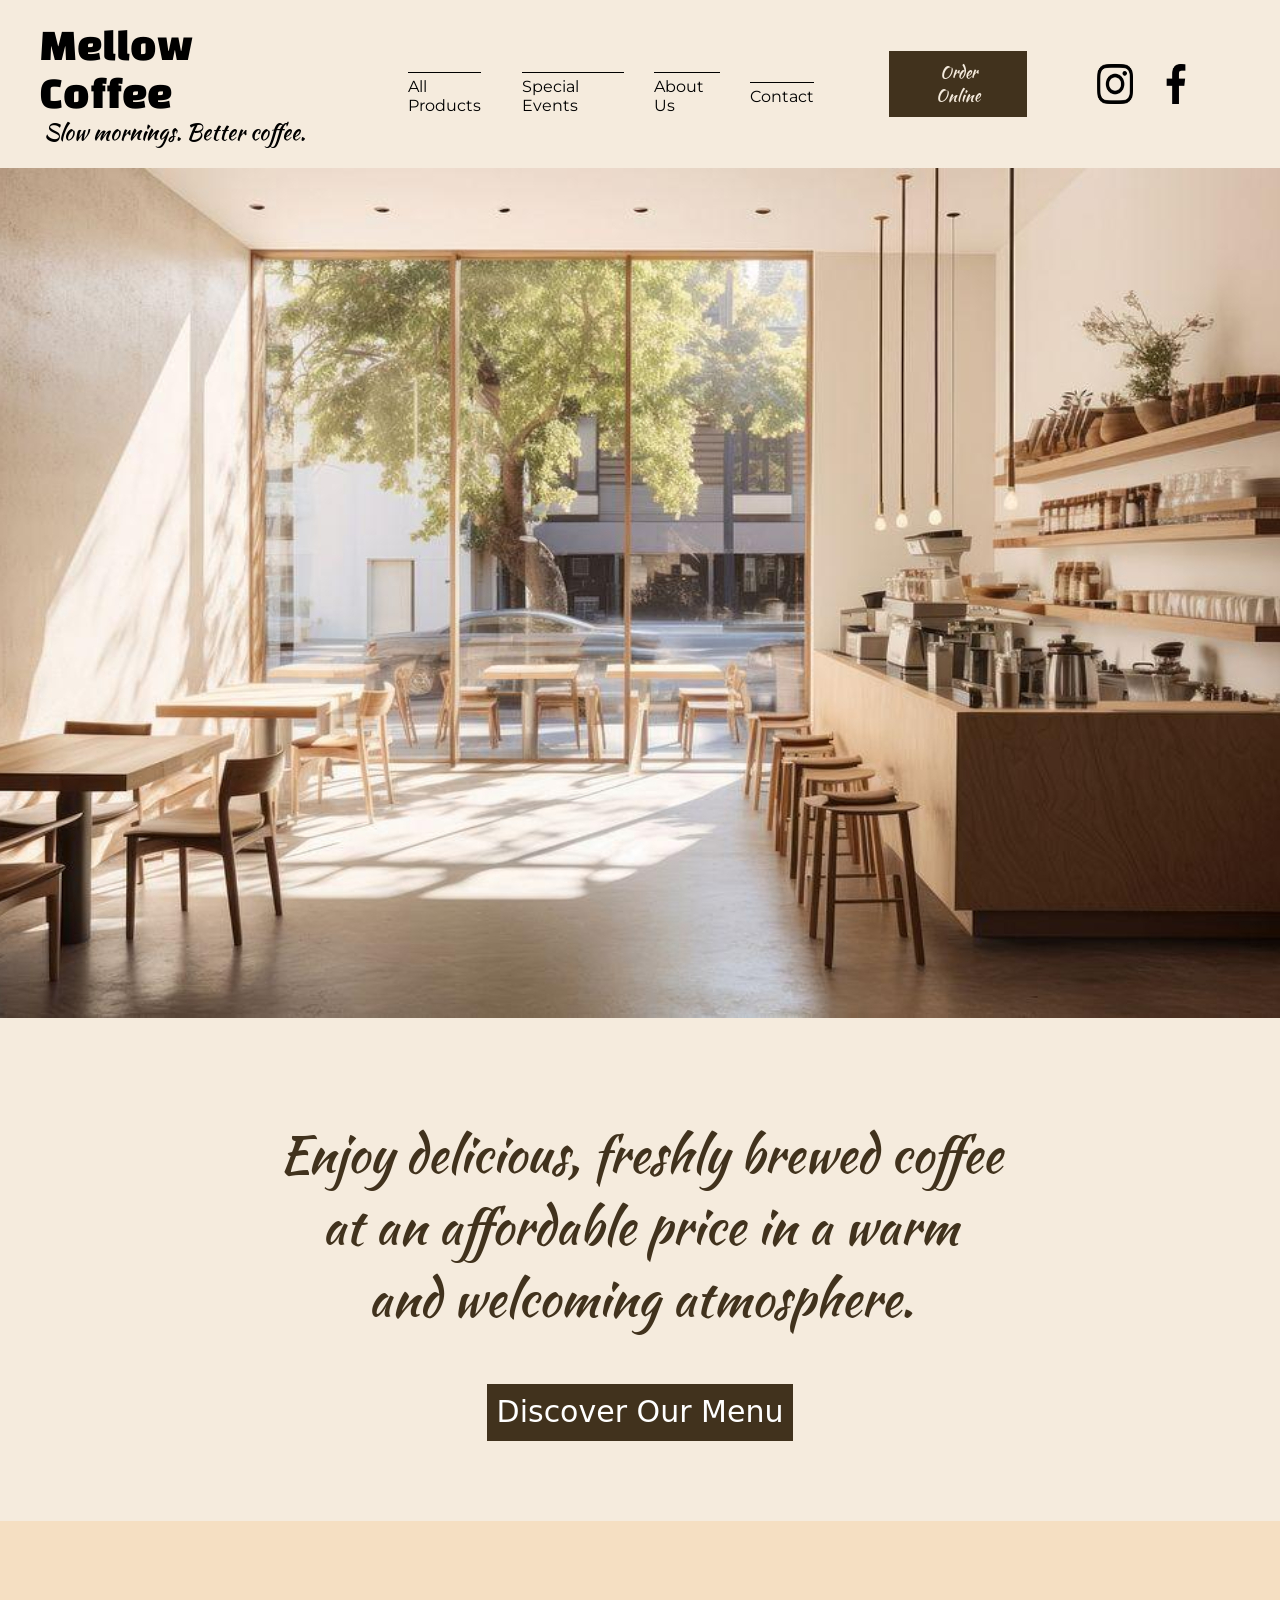
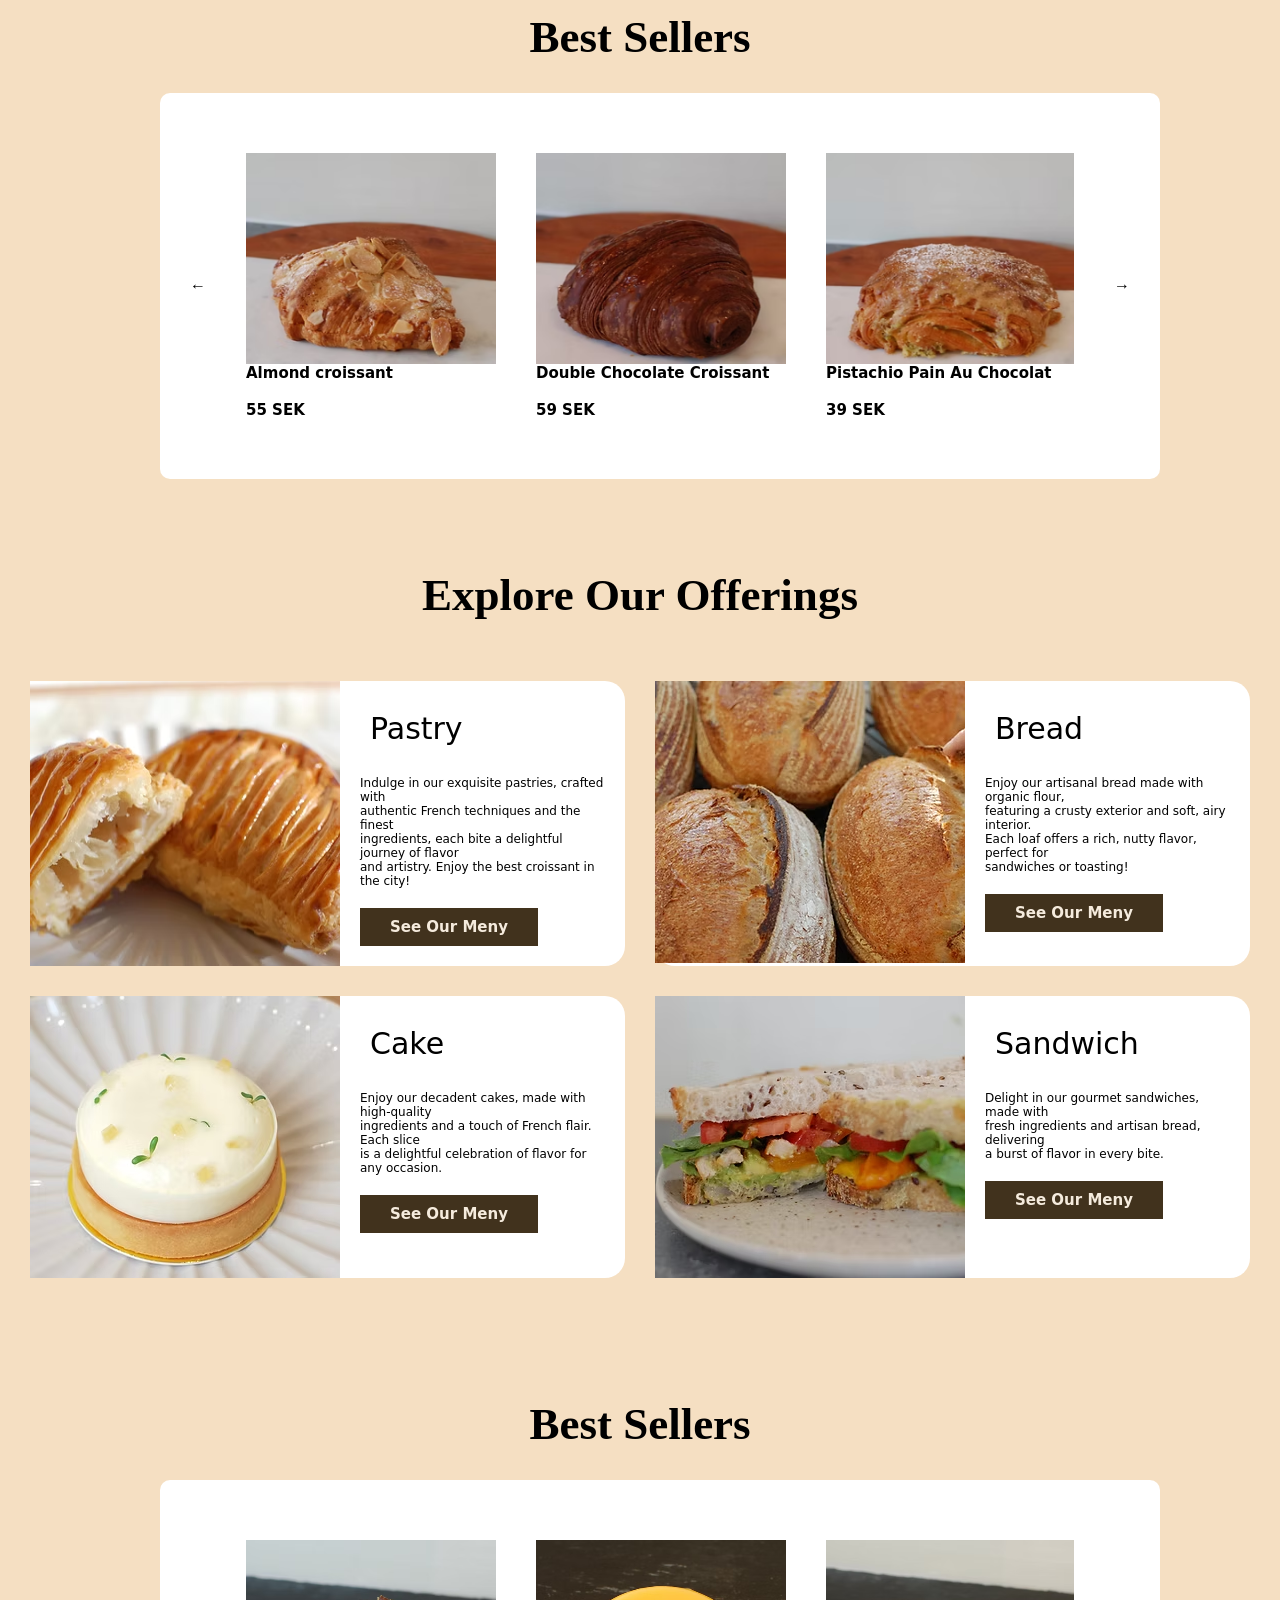
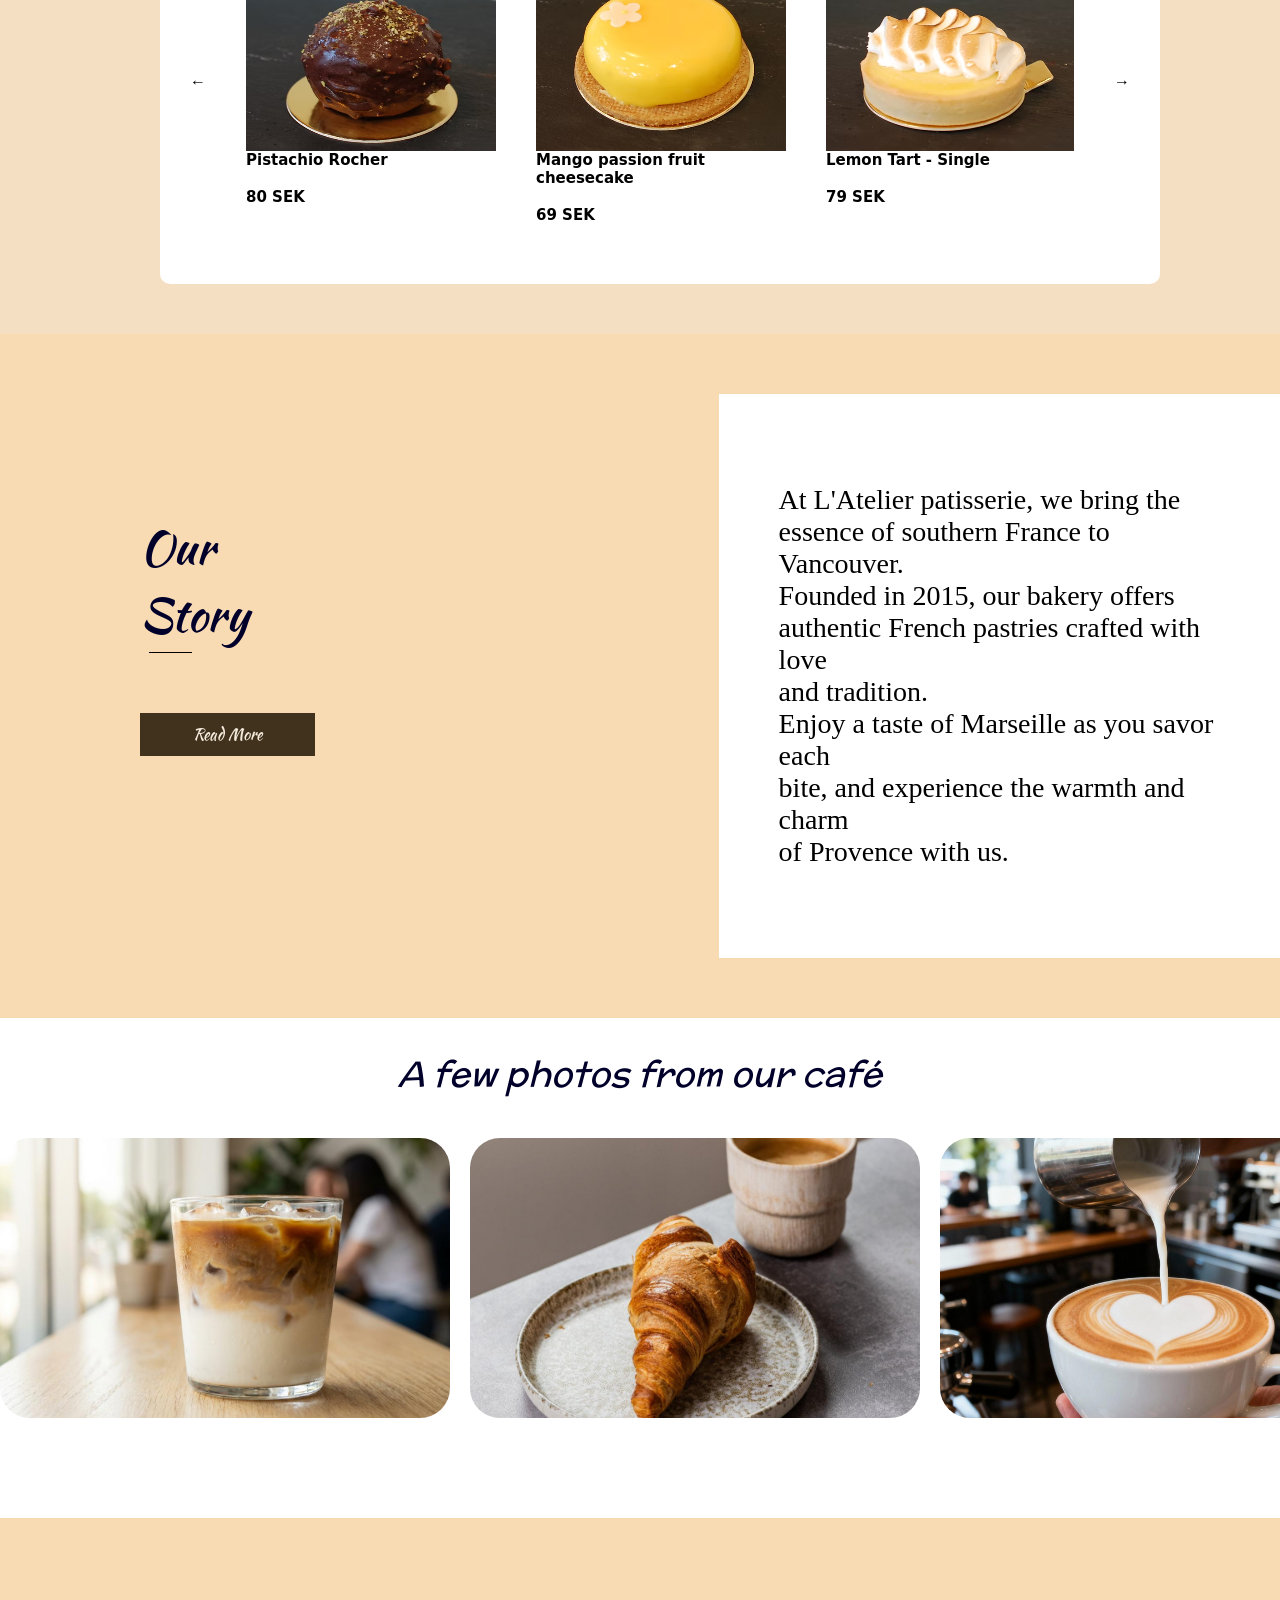
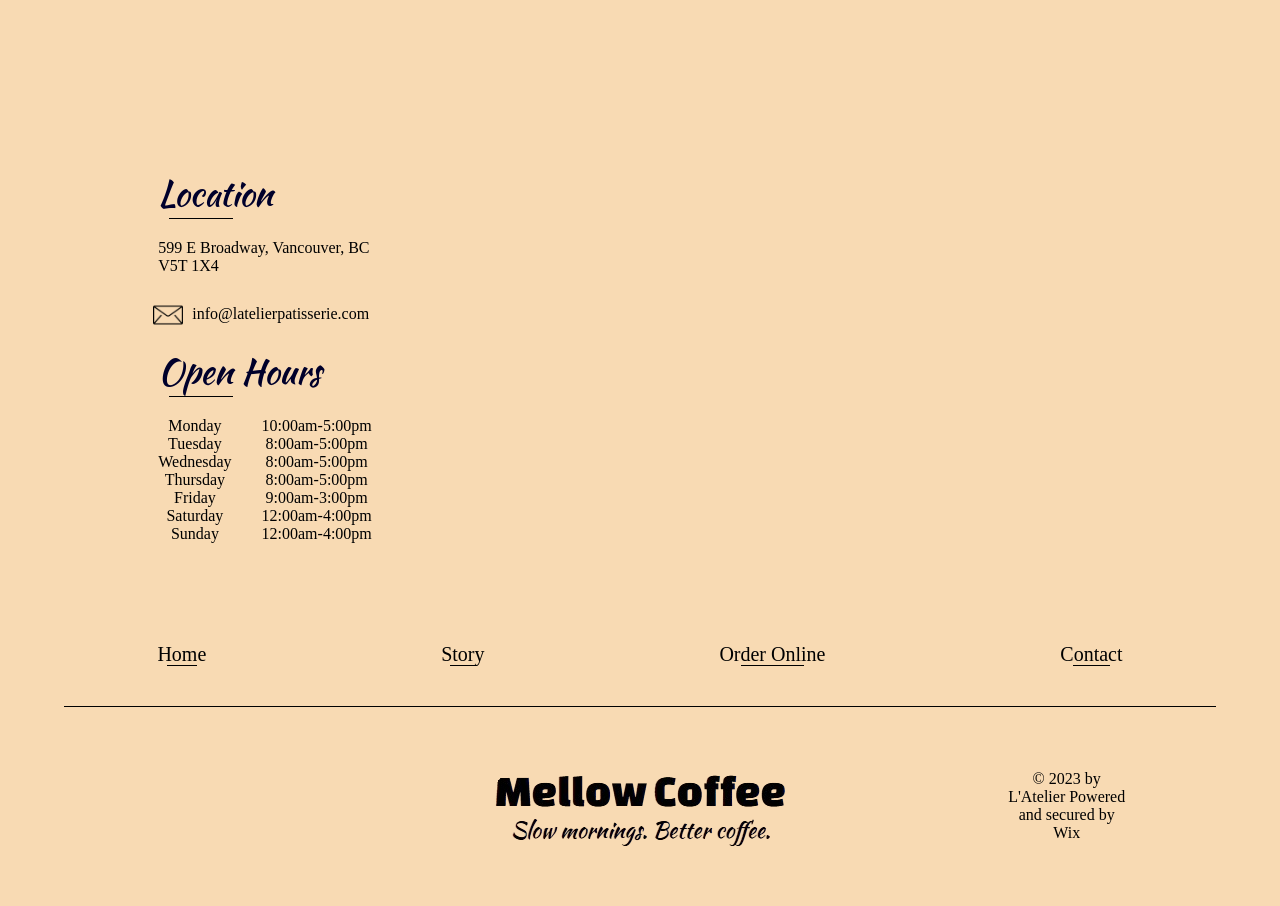
<file: index.html>
<!DOCTYPE html>
<html lang="en">
<head>
    <meta charset="UTF-8">
    <meta name="viewport" content="width=device-width, initial-scale=1.0">
    <title>Mellow Coffee</title>
    <link rel="stylesheet" href="./main.css">
    <link rel="stylesheet" href="./reset.css">
    <link rel="shortcut icon" href="./img/Gemini_Generated_Image_mocul6mocul6mocu (1).jpg" type="image/x-icon">
</head>
<body>
    <header>
        <div class="header-container">

            <div class="header-global-text">
                <h1 class="header-global-text-h1">Mellow Coffee</h1>
                <p class="header-global-text-p">Slow mornings. Better coffee.</p>
            </div>

            <div class="header-choice">
                <div class="all-products-div">
                    <a href="./all-products.html" class="all-products animate butn">All Products</a>
                
                <div class="all-products-menu">
                    <div class="button">
                        <a href="./best-sellers.html" class="best-sellers-menu-link r">Best Sellers</a>
                    </div>

                    <div class="button">
                        <a href="./cakes.html" class="cakes-menu-link r">Cakes</a>
                    </div>

                    <div class="button">
                        <a href="./pastries.html" class="pastries-menu-link r">Pastries</a>
                    </div>
                </div>
                </div>
                <a href="./special-events.html" class="special-events animate butn">Special Events</a>
                <a href="./about-us.html" class="about-us animate butn">About Us</a>
                <a href="./contact.html" class="contact animate butn">Contact</a>
            </div>

                <button class="order-online butn1 buy-button">Order Online</button>

            <div class="social-media">
                <a target="_blank" href="https://www.instagram.com/l_atelier_patisserie" class="instagram"><img src="./img/instagram.png" alt="inst" style="height: 40px;"></a>
                <a target="_blank" href="https://www.facebook.com/latelierpatisserievancouver" class="facebook"><img src="./img/facebook.png" alt="fcbk" style="height: 40px;"></a>
            </div>

        </div>

            <figure class="slider">
                <img id="slide" src="./img/1.jpg" alt="img">
            </figure>

        <div class="text-container">
            <h1 class="text-container-h1">Enjoy delicious, freshly brewed coffee<br>at an affordable price in a warm<br>and welcoming atmosphere.</h1>
            <a href="./all-products.html" class="menu">Discover Our Menu</a>
        </div>

        <main class="main">
            <h1 class="best-sellers-global-text">Best Sellers</h1>

            <div class="best-croissants carousel">

                <button class="prev" aria-label="Previous">←</button>

                <div class="cards-window">
                    <div class="cards-track">
                        <div class="card">
                            <div class="card-image">
                                <img src="./img/1 - croissant.png" alt="1">
                                <a href="./pastries.html" class="card-link">Quick View</a>
                            </div>
                            <div>
                                <h3 class="h3">Almond croissant<br>ㅤ</h3>
                                <p class="p">55 SEK</p>
                            </div>
                        </div>

                        <div class="card">
                            <div class="card-image">
                                <img src="./img/2 - croissant.png" alt="2">
                                <a href="./pastries.html" class="card-link">Quick View</a>
                            </div>
                            <div>
                                <h3 class="h3">Double Chocolate Croissant<br>ㅤ</h3>
                                <p class="p">59 SEK</p>
                            </div>
                        </div>

                        <div class="card">
                            <div class="card-image">
                                <img src="./img/3 - croissant.png" alt="3">
                                <a href="./pastries.html" class="card-link">Quick View</a>
                            </div>
                            <div>
                                <h3 class="h3">Pistachio Pain Au Chocolat<br>ㅤ</h3>
                                <p class="p">39 SEK</p>
                            </div>
                        </div>

                        <div class="card">
                            <div class="card-image">
                                <img src="./img/4 - croissant.png" alt="4">
                                <a href="./pastries.html" class="card-link">Quick View</a>
                            </div>
                            <div>
                                <h3 class="h3">Croisssant<br>ㅤ</h3>
                                <p class="p">29 SEK</p>
                            </div>
                        </div>

                        <div class="card">
                            <div class="card-image">
                                <img src="./img/5 - croissant.png" alt="5">
                                <a href="./pastries.html" class="card-link">Quick View</a>
                            </div>
                            <div>
                                <h3 class="h3">Pain Au Chocolat<br>ㅤ</h3>
                                <p class="p">59 SEK</p>
                            </div>
                        </div>
                    </div>
                </div>

                <button class="next" aria-label="Next">→</button>

            </div>

        <h1 class="explore-our-offerings-global-text">Explore Our Offerings</h1>

        <div class="offering-container">

            <div class="offer-card">
                <div class="img-and-info">
                    <img src="./img/DSC_1143_JPG.avif" alt="">
                    <div class="info">
                        <div class="offer-info-global-text">Pastry</div>
                        <div class="offer-info-text">Indulge in our exquisite pastries, crafted with<br>authentic French techniques and the finest<br>ingredients, each bite a
                        delightful journey of flavor<br>and artistry. Enjoy the best croissant in the city!</div>
                        <a href="./all-products.html" class="menu-button butn1">See Our Meny</a>
                    </div>
                </div>
            </div>

            <div class="offer-card">
                <div class="img-and-info">
                    <img src="./img/DSC_1038_JPG.avif" alt="">
                    <div class="info">
                        <div class="offer-info-global-text">Bread</div>
                        <div class="offer-info-text">Enjoy our artisanal bread made with organic flour,<br>featuring a crusty exterior and soft, airy interior.<br>Each loaf offers
                        a rich, nutty flavor, perfect for<br>sandwiches or toasting!</div>
                        <a href="./all-products.html" class="menu-button butn1">See Our Meny</a>
                    </div>
                </div>
            </div>

            <div class="offer-card">
                <div class="img-and-info">
                    <img src="./img/original.avif" alt="">
                    <div class="info">
                        <div class="offer-info-global-text">Cake</div>
                        <div class="offer-info-text">Enjoy our decadent cakes, made with high-quality<br>ingredients and a touch of French flair. Each slice<br>is a delightful
                        celebration of flavor for any occasion.</div>
                        <a href="./all-products.html" class="menu-button butn1">See Our Meny</a>
                    </div>
                </div>
            </div>

            <div class="offer-card">
                <div class="img-and-info">
                    <img src="./img/original (1).avif" alt="">
                    <div class="info">
                        <div class="offer-info-global-text">Sandwich</div>
                        <div class="offer-info-text">Delight in our gourmet sandwiches, made with<br>fresh ingredients and artisan bread, delivering<br>a burst of flavor in every
                        bite.</div>
                        <a href="./all-products.html" class="menu-button butn1">See Our Meny</a>
                    </div>
                </div>
            </div>
        </div>

        <h1 class="best-sellers-global-text">Best Sellers</h1>

        <div class="best-desserts carousel">

                <button class="prev" aria-label="Previous">←</button>

                <div class="cards-window">
                    <div class="cards-track">
                        <div class="card">
                            <div class="card-image">
                                <img src="./img/Pistachio Rocher.png" alt="1">
                                <a href="./cakes.html" class="card-link">Quick View</a>
                            </div>
                            <div>
                                <h3 class="h3">Pistachio Rocher<br>ㅤ</h3>
                                <p class="p">80 SEK</p>
                            </div>
                        </div>

                        <div class="card">
                            <div class="card-image">
                                <img src="./img/Mango passion fruit cheesecake.png" alt="2">
                                <a href="./cakes.html" class="card-link">Quick View</a>
                            </div>
                            <div>
                                <h3 class="h3">Mango passion fruit cheesecake<br>ㅤ</h3>
                                <p class="p">69 SEK</p>
                            </div>
                        </div>

                        <div class="card">
                            <div class="card-image">
                                <img src="./img/Lemon Tart - Single.png" alt="3">
                                <a href="./cakes.html" class="card-link">Quick View</a>
                            </div>
                            <div>
                                <h3 class="h3">Lemon Tart - Single<br>ㅤ</h3>
                                <p class="p">79 SEK</p>
                            </div>
                        </div>

                        <div class="card">
                            <div class="card-image">
                                <img src="./img/Matcha Passion Fruit Cake - Single.png" alt="4">
                                <a href="./cakes.html" class="card-link">Quick View</a>
                            </div>
                            <div>
                                <h3 class="h3">Matcha Passion Fruit Cake - Single<br>ㅤ</h3>
                                <p class="p">99 SEK</p>
                            </div>
                        </div>

                        <div class="card">
                            <div class="card-image">
                                <img src="./img/Chocolate Hazelnut Trianon.png" alt="5">
                                <a href="./cakes.html" class="card-link">Quick View</a>
                            </div>
                            <div>
                                <h3 class="h3">Chocolate Hazelnut Trianon<br>ㅤ</h3>
                                <p class="p">111 SEK</p>
                            </div>
                        </div>
                    </div>
                </div>

                <button class="next" aria-label="Next">→</button>

            </div>

        </main>

        <div class="story" id="story">
            <div class="story-name">
                <div class="name">Our Story</div>
                <a href="./about-us.html" class="butn1 read-more">Read More</a>
            </div>
            <div class="story-info">At L'Atelier patisserie, we bring the<br>essence of southern France to Vancouver.<br>Founded in 2015, our bakery offers<br>
            authentic French pastries crafted with love<br>and tradition.<br>
            
            Enjoy a taste of Marseille as you savor each<br>bite, and experience the warmth and charm<br>of Provence with us.</div>
        </div>

        <div class="infinity-scroll">
            <div class="scroll-text">
                A few photos from our café
            </div>
        <div class="img-track-container">
            <div class="img-track">
                <img class="y" src="./img/111.jpg">
                <img class="y" src="./img/222.jpg">
                <img class="y" src="./img/333.jpg">
                <img class="y" src="./img/444.jpg">
                <img class="y" src="./img/555.jpg">
                <img class="y" src="./img/666.jpg">

                <img class="y" src="./img/111.jpg">
                <img class="y" src="./img/222.jpg">
                <img class="y" src="./img/333.jpg">
                <img class="y" src="./img/444.jpg">
                <img class="y" src="./img/555.jpg">
                <img class="y" src="./img/666.jpg">
            </div>
        </div>
            </div>

            <div class="container"></div>

    </header>

    <section>
        <div class="section-container">
            <div class="location-ophours">
                <div class="location">
                    <div class="location-text textt">Location</div>
                    <div class="location-under-text lv">599 E Broadway, Vancouver, BC<br>V5T 1X4</div>
                </div>

                    <div class="gmail">
                        <img src="./img/free-icon-mail-546394.png" class="gm">
                        <a href="mailto:info@latelierpatisserie.com" class="gmail-link">info@latelierpatisserie.com</a>
                    </div>

                <div class="open-hours">
                    <div class="open hours-text textt">Open Hours</div>
                        <div class="open-hourse-collum">
                            <div class="open-hourse-under-text-1 lv">Monday<br>Tuesday<br>Wednesday<br>Thursday<br>Friday<br>Saturday<br>Sunday</div>
                            <div class="open-hourse-under-text-2 lv">10:00am-5:00pm<br>8:00am-5:00pm<br>8:00am-5:00pm<br>8:00am-5:00pm<br>9:00am-3:00pm<br>12:00am-4:00pm<br>12:00am-4:00pm</div>

                        </div>
                    </div>
                </div>
            <iframe class="map" src="https://maps.google.com/maps?q=599+E+Broadway,+Vancouver,+BC+V5T+1X4&t=&z=15&ie=UTF8&iwloc=&output=embed" width="100%"
                height="450" style="border:0;" allowfullscreen="" loading="lazy">
            </iframe>
        </div>
    </section>

    <nav>
        <div class="navigation-container">
            <a href="#" class="nav-link">Home</a>
            <a href="#story" class="nav-link">Story</a>
            <a href="#" class="nav-link">Order Online</a>
            <a href="./contact.html" class="nav-link">Contact</a>
        </div>
    </nav>

    <footer>
        <div class="footer-container">
            <div class="none"></div>
            <div class="footer-text">
                <a href="#" class="cafe-img-link">
                    <img src="./img/Skärmbild_2026-10-28_164155-removebg-preview.png" alt="">
                </a>
            </div>
            <div class="footer-description">© 2023 by<br>L'Atelier Powered<br>and secured by<br>Wix</div>
        </div>
    </footer>

<div class="modal" id="modal">
    <div class="modal-content">
        <button class="modal-close">&times;</button>

        <h2 class="h3">Oops!</h2>
        <p class="p">
            This website is a visual concept.
            Purchasing is currently unavailable.
        </p>

        <button class="modal-ok">Got it!</button>
    </div>
</div>
<script src="script.js"></script>
</body>
</html>
</file>
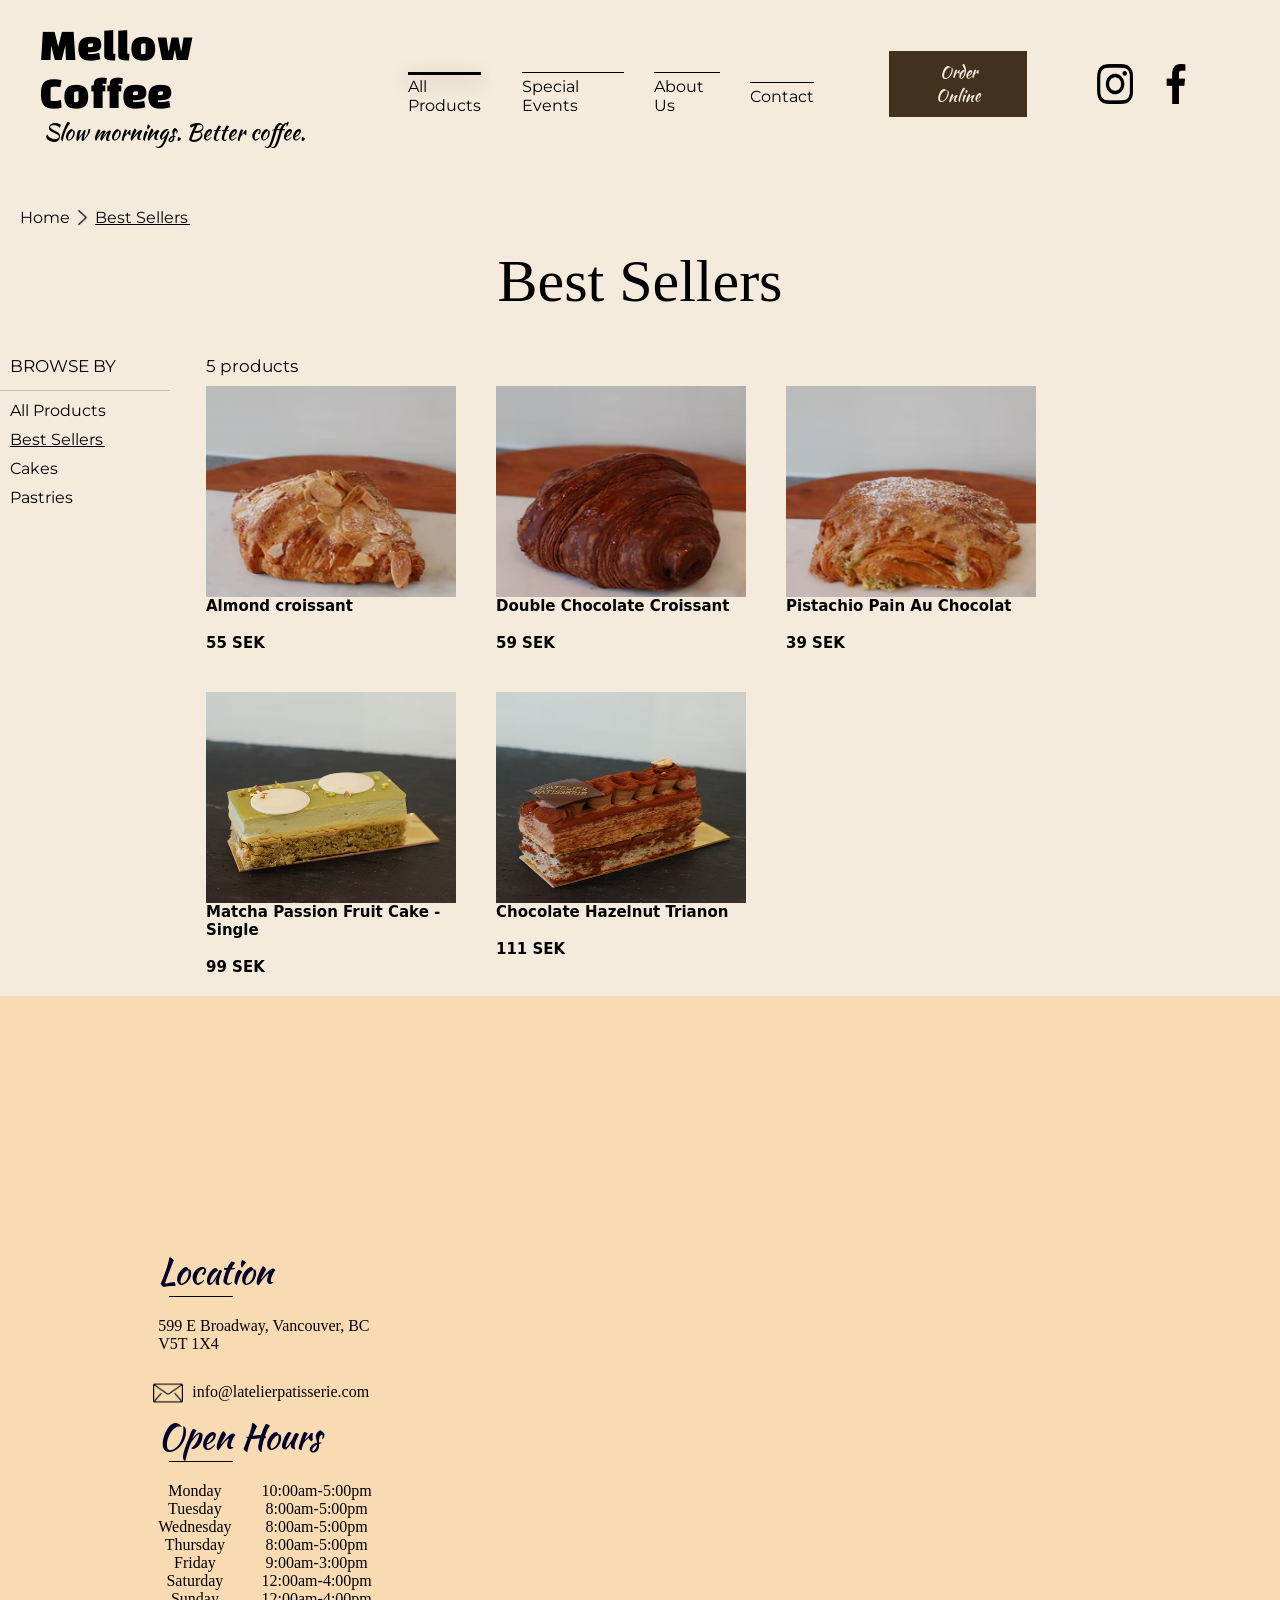
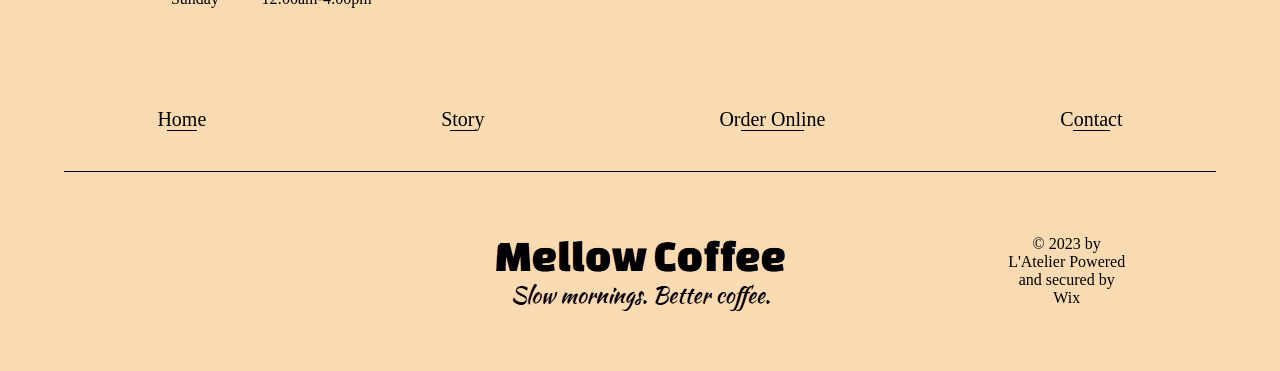
<file: best-sellers.html>
<!DOCTYPE html>
<html lang="en">
<head>
    <meta charset="UTF-8">
    <meta name="viewport" content="width=device-width, initial-scale=1.0">
    <title>Mellow Coffee - Best Sellers</title>
    <link rel="stylesheet" href="./reset.css">
    <link rel="stylesheet" href="./best-sellers.css">
    <link rel="stylesheet" href="./footer.css">
    <link rel="shortcut icon" href="./img/Gemini_Generated_Image_mocul6mocul6mocu (1).jpg" type="image/x-icon">
</head>
<div>
    <header>
       
        <div class="header-container">

            <div class="header-global-text">
                <h1 class="header-global-text-h1">Mellow Coffee</h1>
                <p class="header-global-text-p">Slow mornings. Better coffee.</p>
            </div>

            <div class="header-choice">
                <div class="all-products-div">
                    <a href="./all-products.html" class="all-products animate butn aktiv">All Products</a>
                
                <div class="all-products-menu">
                    <div class="button1" style="position: relative;">
                        <a href="./best-sellers.html" class="best-sellers-menu-link r">Best Sellers</a>
                    </div>

                    <div class="button">
                        <a href="./cakes.html" class="cakes-menu-link r">Cakes</a>
                    </div>

                    <div class="button">
                        <a href="./pastries.html" class="pastries-menu-link r">Pastries</a>
                    </div>
                </div>
                </div>
                <a href="./special-events.html" class="special-events animate butn">Special Events</a>
                <a href="./about-us.html" class="about-us animate butn">About Us</a>
                <a href="./contact.html" class="contact animate butn">Contact</a>
            </div>

            <button class="order-online butn1 buy-button">Order Online</button>

            <div class="social-media">
                <a target="_blank" href="https://www.instagram.com/l_atelier_patisserie" class="instagram"><img src="./img/instagram.png" alt="inst" style="height: 40px;"></a>
                <a target="_blank" href="https://www.facebook.com/latelierpatisserievancouver" class="facebook"><img src="./img/facebook.png" alt="fcbk" style="height: 40px;"></a>
            </div>

        </div> 

        <div class="nav-container">
            <a href="./index.html" class="nav-container-home-link">Home</a>
            <img src="./img/free-icon-right-arrow-angle-54833.png" class="nav-container-right">
            <div style="position: relative;"><div class="nav-container-best-sellers-text">Best Sellers</div></div>
        </div>

        <div class="best-sellers-global-text">Best Sellers</div>
    </header>
    <div>
        <div class="main-container">
            <div class="side-bar">
                <div style="position: relative;"><div class="side-bar-global-text yt">BROWSE BY</div></div>
                <div class="side-nav">
                    <div style="position: relative;"><a href="./all-products.html" class="side-nav-link">All Products</a></div>
                    <div style="position: relative;"><a href="#" class="aktive-link">Best Sellers</a></div>
                    <div style="position: relative;"><a href="./cakes.html" class="side-nav-link">Cakes</a></div>
                    <div style="position: relative;"><a href="./pastries.html" class="side-nav-link">Pastries</a></div>
                </div>
            </div>

            <div class="menu">
                <div class="menu-info">5 products</div>
                <div class="cards-in-menu">
                    <div class="cards-track1">
                        <div class="card">
                            <div class="card-image">
                                <img src="./img/1 - croissant.png" alt="1">
                                <a href="#" class="card-link">Quick View</a>
                            </div>
                            <div>
                                <h3 class="h3">Almond croissant<br>ㅤ</h3>
                                <p class="p">55 SEK</p>
                            </div>
                        </div>
                    
                        <div class="card">
                            <div class="card-image">
                                <img src="./img/2 - croissant.png" alt="2">
                                <a href="#" class="card-link">Quick View</a>
                            </div>
                            <div>
                                <h3 class="h3">Double Chocolate Croissant<br>ㅤ</h3>
                                <p class="p">59 SEK</p>
                            </div>
                        </div>
                    
                        <div class="card">
                            <div class="card-image">
                                <img src="./img/3 - croissant.png" alt="3">
                                <a href="#" class="card-link">Quick View</a>
                            </div>
                            <div>
                                <h3 class="h3">Pistachio Pain Au Chocolat<br>ㅤ</h3>
                                <p class="p">39 SEK</p>
                            </div>
                        </div>
                    
                        <div class="card">
                            <div class="card-image">
                                <img src="./img/Matcha Passion Fruit Cake - Single.png" alt="4">
                                <a href="#" class="card-link">Quick View</a>
                            </div>
                            <div>
                                <h3 class="h3">Matcha Passion Fruit Cake - Single<br>ㅤ</h3>
                                <p class="p">99 SEK</p>
                            </div>
                        </div>
                        
                        <div class="card">
                            <div class="card-image">
                                <img src="./img/Chocolate Hazelnut Trianon.png" alt="5">
                                <a href="#" class="card-link">Quick View</a>
                            </div>
                            <div>
                                <h3 class="h3">Chocolate Hazelnut Trianon<br>ㅤ</h3>
                                <p class="p">111 SEK</p>
                            </div>
                        </div>
                    </div>
                </div>
            </div>
        </div>
    </main>

<section>
    <div class="section-container">
        <div class="location-ophours">
            <div class="location">
                <div class="location-text textt">Location</div>
                <div class="location-under-text lv">599 E Broadway, Vancouver, BC<br>V5T 1X4</div>
            </div>

            <div class="gmail">
                <img src="./img/free-icon-mail-546394.png" class="gm">
                <a href="mailto:info@latelierpatisserie.com" class="gmail-link">info@latelierpatisserie.com</a>
            </div>

            <div class="open-hours">
                <div class="open hours-text textt">Open Hours</div>
                <div class="open-hourse-collum">
                    <div class="open-hourse-under-text-1 lv">
                        Monday<br>Tuesday<br>Wednesday<br>Thursday<br>Friday<br>Saturday<br>Sunday</div>
                    <div class="open-hourse-under-text-2 lv">
                        10:00am-5:00pm<br>8:00am-5:00pm<br>8:00am-5:00pm<br>8:00am-5:00pm<br>9:00am-3:00pm<br>12:00am-4:00pm<br>12:00am-4:00pm
                    </div>

                </div>
            </div>
        </div>
        <iframe class="map"
            src="https://maps.google.com/maps?q=599+E+Broadway,+Vancouver,+BC+V5T+1X4&t=&z=15&ie=UTF8&iwloc=&output=embed"
            width="100%" height="450" style="border:0;" allowfullscreen="" loading="lazy">
        </iframe>
    </div>
</section>

<nav>
    <div class="navigation-container">
        <a href="./index.html" class="nav-link">Home</a>
        <a href="./about-us.html" class="nav-link">Story</a>
        <a href="#" class="nav-link">Order Online</a>
        <a href="./contact.html" class="nav-link">Contact</a>
    </div>
</nav>

<footer>
    <div class="footer-container">
        <div class="none"></div>
        <div class="footer-text">
            <a href="#" class="cafe-img-link">
                <img src="./img/Skärmbild_2026-10-28_164155-removebg-preview.png" alt="">
            </a>
        </div>
        <div class="footer-description">© 2023 by<br>L'Atelier Powered<br>and secured by<br>Wix</div>
    </div>
</footer>

<div class="modal" id="modal">
    <div class="modal-content">
        <button class="modal-close">&times;</button>

        <h2 class="h3">Oops!</h2>
        <p class="p">
            This website is a visual concept.
            Purchasing is currently unavailable.
        </p>

        <button class="modal-ok">Got it!</button>
    </div>
</div>
<script src="script.js"></script>
</body>
</html>
</file>
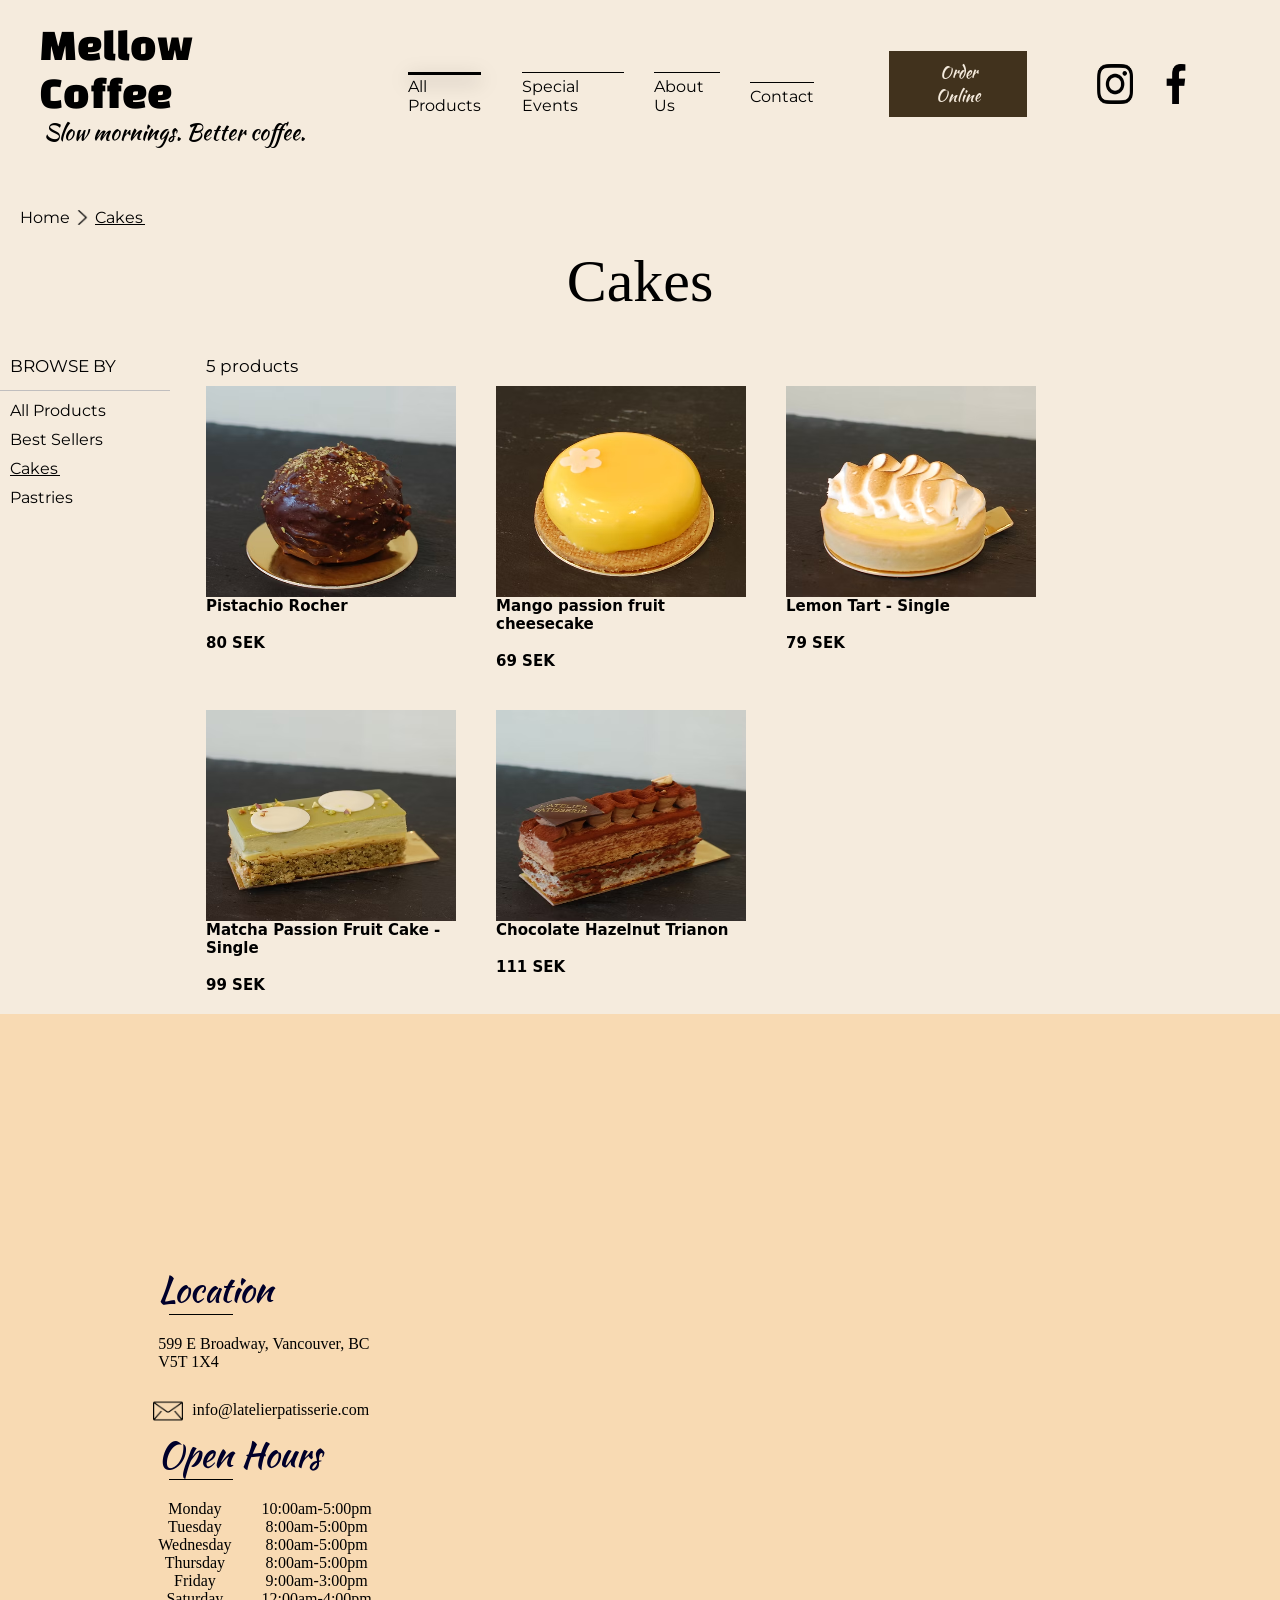
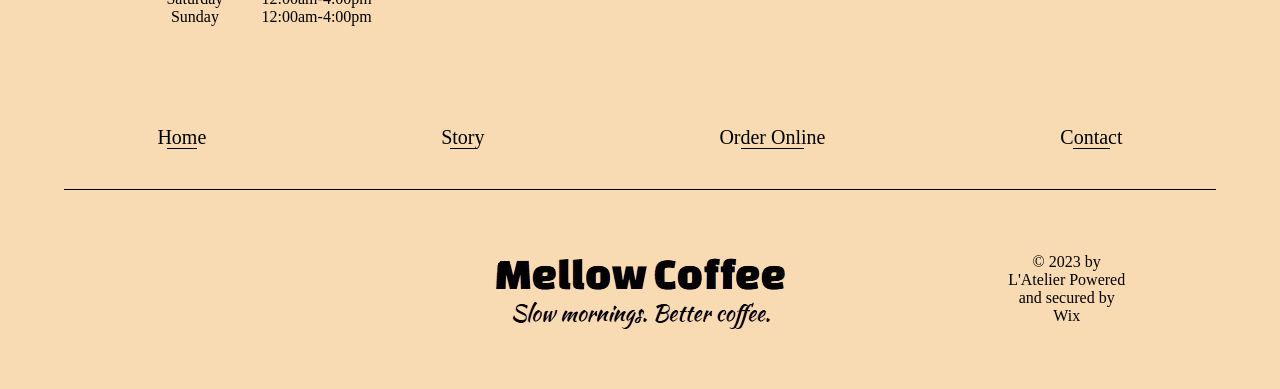
<file: cakes.html>
<!DOCTYPE html>
<html lang="en">

<head>
    <meta charset="UTF-8">
    <meta name="viewport" content="width=device-width, initial-scale=1.0">
    <title>Mellow Coffee - Cakes</title>
    <link rel="stylesheet" href="./reset.css">
    <link rel="stylesheet" href="./best-sellers.css">
    <link rel="stylesheet" href="./style.css">
        <link rel="stylesheet" href="./footer.css">
    <link rel="shortcut icon" href="./img/Gemini_Generated_Image_mocul6mocul6mocu (1).jpg" type="image/x-icon">
</head>
<div>
    <header>

        <div class="header-container">

            <div class="header-global-text">
                <h1 class="header-global-text-h1">Mellow Coffee</h1>
                <p class="header-global-text-p">Slow mornings. Better coffee.</p>
            </div>

            <div class="header-choice">
                <div class="all-products-div">
                    <a href="./all-products.html" class="all-products animate butn aktiv">All Products</a>

                    <div class="all-products-menu">
                        <div class="button">
                            <a href="./best-sellers.html" class="best-sellers-menu-link r">Best Sellers</a>
                        </div>

                        <div class="button1" style="position: relative;">
                            <a href="./cakes.html" class="cakes-menu-link r">Cakes</a>
                        </div>

                        <div class="button">
                            <a href="./pastries.html" class="pastries-menu-link r">Pastries</a>
                        </div>
                    </div>
                </div>
                <a href="./special-events.html" class="special-events animate butn">Special Events</a>
                <a href="./about-us.html" class="about-us animate butn">About Us</a>
                <a href="./contact.html" class="contact animate butn">Contact</a>
            </div>

            <button class="order-online butn1 buy-button">Order Online</button>

            <div class="social-media">
                <a target="_blank" href="https://www.instagram.com/l_atelier_patisserie" class="instagram"><img
                        src="./img/instagram.png" alt="inst" style="height: 40px;"></a>
                <a target="_blank" href="https://www.facebook.com/latelierpatisserievancouver" class="facebook"><img
                        src="./img/facebook.png" alt="fcbk" style="height: 40px;"></a>
            </div>

        </div>

        <div class="nav-container">
            <a href="./index.html" class="nav-container-home-link">Home</a>
            <img src="./img/free-icon-right-arrow-angle-54833.png" class="nav-container-right">
            <div style="position: relative;">
                <div class="nav-container-best-sellers-text">Cakes</div>
            </div>
        </div>

        <div class="best-sellers-global-text">Cakes</div>
    </header>
    <div>
        <div class="main-container">
            <div class="side-bar">
                <div style="position: relative;">
                    <div class="side-bar-global-text yt">BROWSE BY</div>
                </div>
                <div class="side-nav">
                    <div style="position: relative;"><a href="./all-products.html" class="side-nav-link">All Products</a></div>
                    <div style="position: relative;"><a href="./best-sellers.html" class="side-nav-link">Best Sellers</a></div>
                    <div style="position: relative;"><a href="#" class="aktive-link">Cakes</a></div>
                    <div style="position: relative;"><a href="./pastries.html" class="side-nav-link">Pastries</a></div>
                </div>
            </div>

            <div class="menu">
                <div class="menu-info">5 products</div>
                <div class="cards-in-menu">
                    <div class="cards-track1">
                        <div class="card">
                            <div class="card-image">
                                <img src="./img/Pistachio Rocher.png" alt="1">
                                <a href="#" class="card-link">Quick View</a>
                            </div>
                            <div>
                                <h3 class="h3">Pistachio Rocher<br>ㅤ</h3>
                                <p class="p">80 SEK</p>
                            </div>
                        </div>
                        
                        <div class="card">
                            <div class="card-image">
                                <img src="./img/Mango passion fruit cheesecake.png" alt="2">
                                <a href="#" class="card-link">Quick View</a>
                            </div>
                            <div>
                                <h3 class="h3">Mango passion fruit cheesecake<br>ㅤ</h3>
                                <p class="p">69 SEK</p>
                            </div>
                        </div>
                        
                        <div class="card">
                            <div class="card-image">
                                <img src="./img/Lemon Tart - Single.png" alt="3">
                                <a href="#" class="card-link">Quick View</a>
                            </div>
                            <div>
                                <h3 class="h3">Lemon Tart - Single<br>ㅤ</h3>
                                <p class="p">79 SEK</p>
                            </div>
                        </div>
                        
                        <div class="card">
                            <div class="card-image">
                                <img src="./img/Matcha Passion Fruit Cake - Single.png" alt="4">
                                <a href="#" class="card-link">Quick View</a>
                            </div>
                            <div>
                                <h3 class="h3">Matcha Passion Fruit Cake - Single<br>ㅤ</h3>
                                <p class="p">99 SEK</p>
                            </div>
                        </div>
                        
                        <div class="card">
                            <div class="card-image">
                                <img src="./img/Chocolate Hazelnut Trianon.png" alt="5">
                                <a href="#" class="card-link">Quick View</a>
                            </div>
                            <div>
                                <h3 class="h3">Chocolate Hazelnut Trianon<br>ㅤ</h3>
                                <p class="p">111 SEK</p>
                            </div>
                        </div>
                    </div>
                </div>
            </div>
        </div>
        </main>

<section>
    <div class="section-container">
        <div class="location-ophours">
            <div class="location">
                <div class="location-text textt">Location</div>
                <div class="location-under-text lv">599 E Broadway, Vancouver, BC<br>V5T 1X4</div>
            </div>

            <div class="gmail">
                <img src="./img/free-icon-mail-546394.png" class="gm">
                <a href="mailto:info@latelierpatisserie.com" class="gmail-link">info@latelierpatisserie.com</a>
            </div>

            <div class="open-hours">
                <div class="open hours-text textt">Open Hours</div>
                <div class="open-hourse-collum">
                    <div class="open-hourse-under-text-1 lv">
                        Monday<br>Tuesday<br>Wednesday<br>Thursday<br>Friday<br>Saturday<br>Sunday</div>
                    <div class="open-hourse-under-text-2 lv">
                        10:00am-5:00pm<br>8:00am-5:00pm<br>8:00am-5:00pm<br>8:00am-5:00pm<br>9:00am-3:00pm<br>12:00am-4:00pm<br>12:00am-4:00pm
                    </div>

                </div>
            </div>
        </div>
        <iframe class="map"
            src="https://maps.google.com/maps?q=599+E+Broadway,+Vancouver,+BC+V5T+1X4&t=&z=15&ie=UTF8&iwloc=&output=embed"
            width="100%" height="450" style="border:0;" allowfullscreen="" loading="lazy">
        </iframe>
    </div>
</section>

<nav>
    <div class="navigation-container">
        <a href="./index.html" class="nav-link">Home</a>
        <a href="./about-us.html" class="nav-link">Story</a>
        <a href="#" class="nav-link">Order Online</a>
        <a href="./contact.html" class="nav-link">Contact</a>
    </div>
</nav>

<footer>
    <div class="footer-container">
        <div class="none"></div>
        <div class="footer-text">
            <a href="#" class="cafe-img-link">
                <img src="./img/Skärmbild_2026-10-28_164155-removebg-preview.png" alt="">
            </a>
        </div>
        <div class="footer-description">© 2023 by<br>L'Atelier Powered<br>and secured by<br>Wix</div>
    </div>
</footer>

        <div class="modal" id="modal">
            <div class="modal-content">
                <button class="modal-close">&times;</button>

                <h2 class="h3">Oops!</h2>
                <p class="p">
                    This website is a visual concept.
                    Purchasing is currently unavailable.
                </p>

                <button class="modal-ok">Got it!</button>
            </div>
        </div>
        <script src="script.js"></script>
        </body>

</html>
</file>
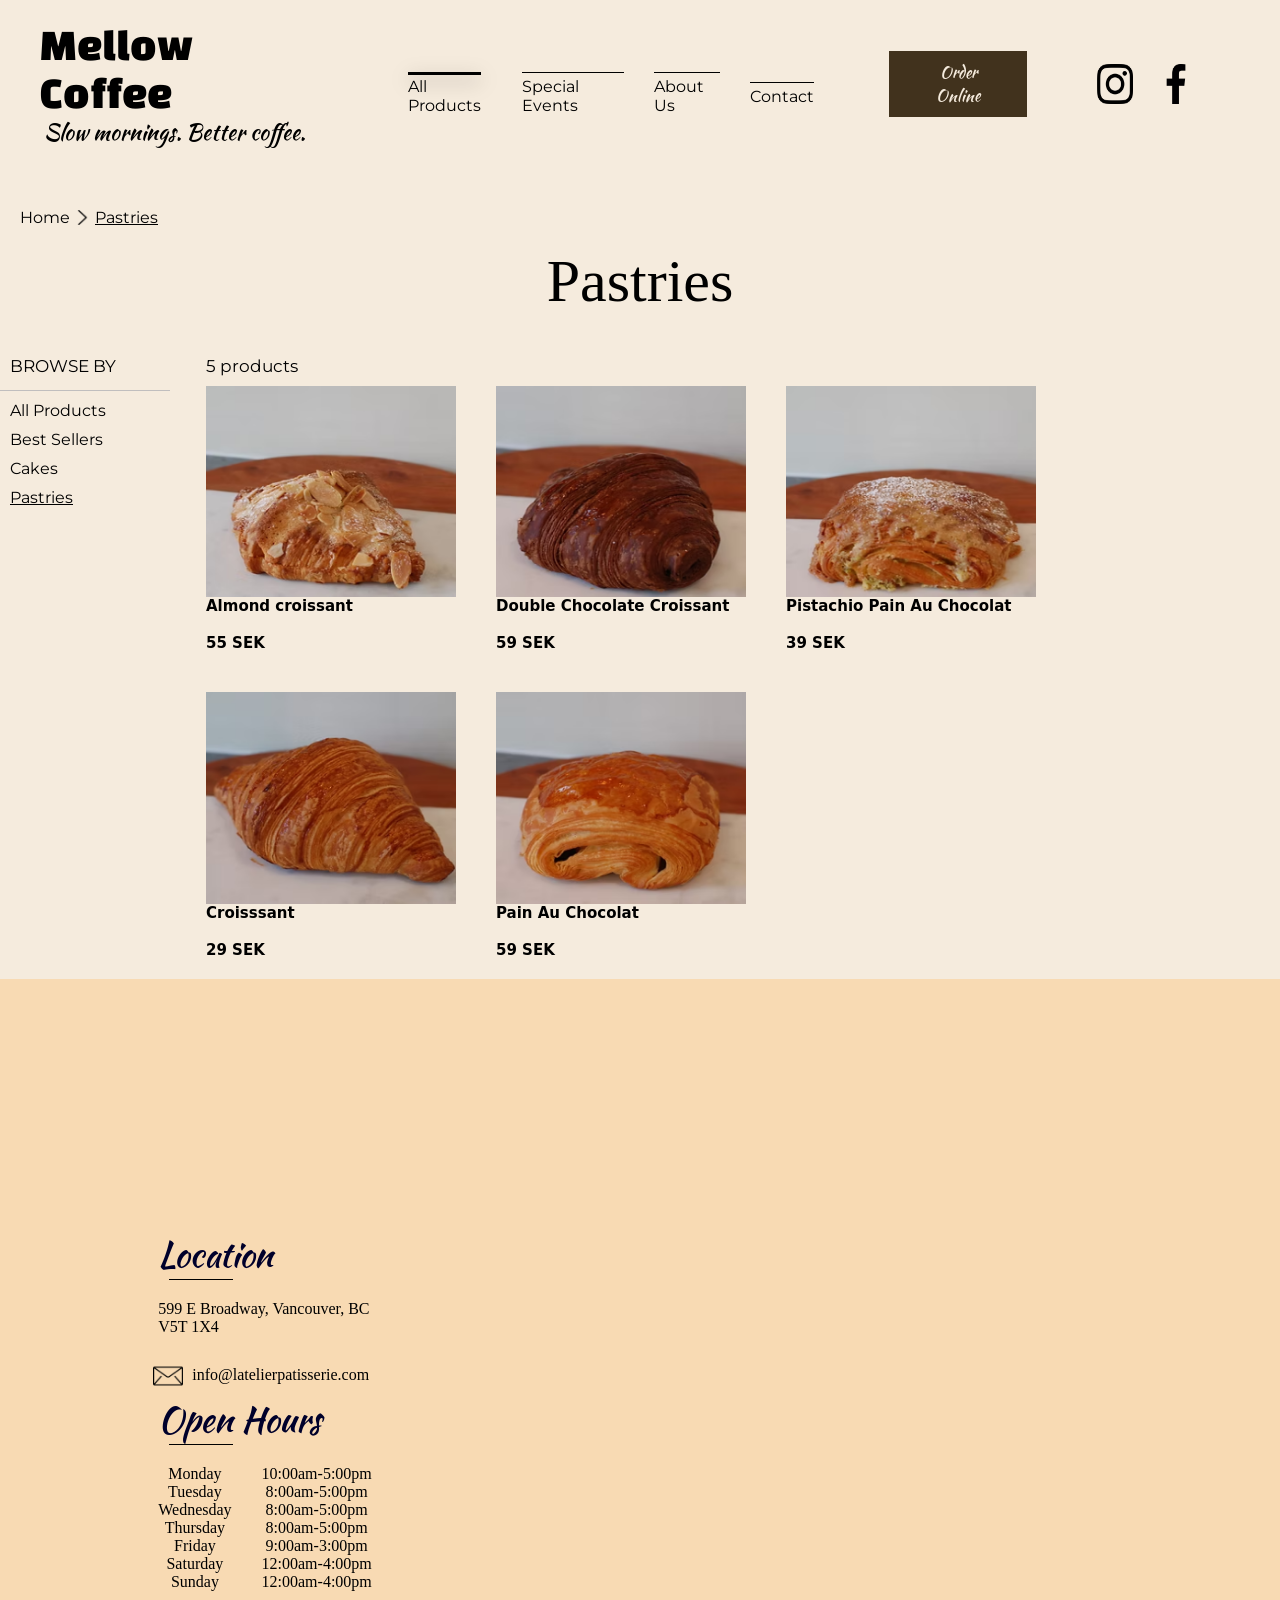
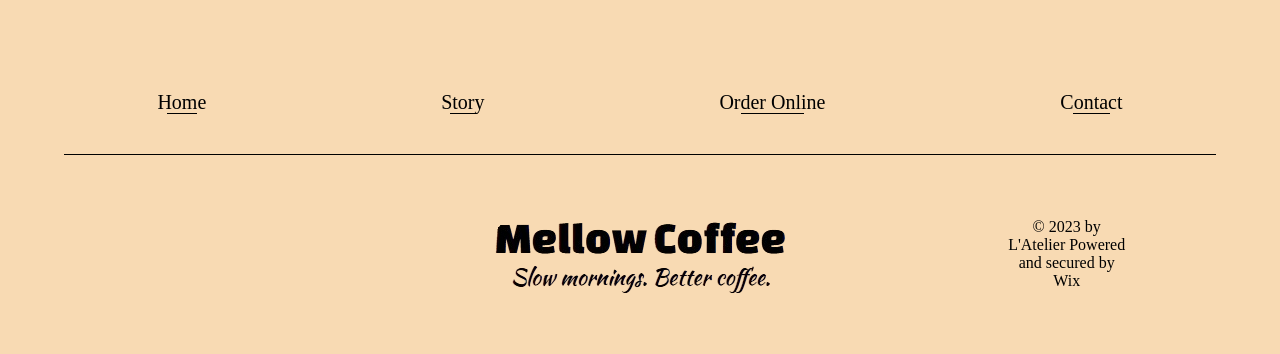
<file: pastries.html>
<!DOCTYPE html>
<html lang="en">

<head>
    <meta charset="UTF-8">
    <meta name="viewport" content="width=device-width, initial-scale=1.0">
    <title>Mellow Coffee - Pastries</title>
    <link rel="stylesheet" href="./reset.css">
    <link rel="stylesheet" href="./best-sellers.css">
    <link rel="stylesheet" href="./style.css">
        <link rel="stylesheet" href="./footer.css">
    <link rel="shortcut icon" href="./img/Gemini_Generated_Image_mocul6mocul6mocu (1).jpg" type="image/x-icon">
</head>
<div>
    <header>

        <div class="header-container">

            <div class="header-global-text">
                <h1 class="header-global-text-h1">Mellow Coffee</h1>
                <p class="header-global-text-p">Slow mornings. Better coffee.</p>
            </div>

            <div class="header-choice">
                <div class="all-products-div">
                    <a href="./all-products.html" class="all-products animate butn aktiv">All Products</a>

                    <div class="all-products-menu">
                        <div class="button">
                            <a href="./best-sellers.html" class="best-sellers-menu-link r">Best Sellers</a>
                        </div>

                        <div class="button">
                            <a href="./cakes.html" class="cakes-menu-link r">Cakes</a>
                        </div>

                        <div class="button1" style="position: relative;">
                            <a href="./pastries.html" class="pastries-menu-link r">Pastries</a>
                        </div>
                    </div>
                </div>
                <a href="./special-events.html" class="special-events animate butn">Special Events</a>
                <a href="./about-us.html" class="about-us animate butn">About Us</a>
                <a href="./contact.html" class="contact animate butn">Contact</a>
            </div>

            <button class="order-online butn1 buy-button">Order Online</button>

            <div class="social-media">
                <a target="_blank" href="https://www.instagram.com/l_atelier_patisserie" class="instagram"><img
                        src="./img/instagram.png" alt="inst" style="height: 40px;"></a>
                <a target="_blank" href="https://www.facebook.com/latelierpatisserievancouver" class="facebook"><img
                        src="./img/facebook.png" alt="fcbk" style="height: 40px;"></a>
            </div>

        </div>

        <div class="nav-container">
            <a href="./index.html" class="nav-container-home-link">Home</a>
            <img src="./img/free-icon-right-arrow-angle-54833.png" class="nav-container-right">
            <div style="position: relative;">
                <div class="nav-container-best-sellers-text new">Pastries</div>
            </div>
        </div>
<div class="best-sellers-global-text">Pastries</div>
    </header>
    <div>
        <div class="main-container">
            <div class="side-bar">
                <div style="position: relative;">
                    <div class="side-bar-global-text yt">BROWSE BY</div>
                </div>
                <div class="side-nav">
                    <div style="position: relative;"><a href="./all-products.html" class="side-nav-link">All
                            Products</a></div>
                    <div style="position: relative;"><a href="./best-sellers.html" class="side-nav-link">Best
                            Sellers</a></div>
                    <div style="position: relative;"><a href="./cakes.html" class="side-nav-link">Cakes</a></div>
                    <div style="position: relative;"><a href="#" class="aktive-link neww">Pastries</a></div>
                </div>
            </div>

            <div class="menu">
                <div class="menu-info">5 products</div>
                <div class="cards-in-menu">
                    <div class="cards-track1">
                        <div class="card">
                            <div class="card-image">
                                <img src="./img/1 - croissant.png" alt="1">
                                <a href="#" class="card-link">Quick View</a>
                            </div>
                            <div>
                                <h3 class="h3">Almond croissant<br>ㅤ</h3>
                                <p class="p">55 SEK</p>
                            </div>
                        </div>
                        
                        <div class="card">
                            <div class="card-image">
                                <img src="./img/2 - croissant.png" alt="2">
                                <a href="#" class="card-link">Quick View</a>
                            </div>
                            <div>
                                <h3 class="h3">Double Chocolate Croissant<br>ㅤ</h3>
                                <p class="p">59 SEK</p>
                            </div>
                        </div>
                        
                        <div class="card">
                            <div class="card-image">
                                <img src="./img/3 - croissant.png" alt="3">
                                <a href="#" class="card-link">Quick View</a>
                            </div>
                            <div>
                                <h3 class="h3">Pistachio Pain Au Chocolat<br>ㅤ</h3>
                                <p class="p">39 SEK</p>
                            </div>
                        </div>
                        
                        <div class="card">
                            <div class="card-image">
                                <img src="./img/4 - croissant.png" alt="4">
                                <a href="#" class="card-link">Quick View</a>
                            </div>
                            <div>
                                <h3 class="h3">Croisssant<br>ㅤ</h3>
                                <p class="p">29 SEK</p>
                            </div>
                        </div>
                        
                        <div class="card">
                            <div class="card-image">
                                <img src="./img/5 - croissant.png" alt="5">
                                <a href="#" class="card-link">Quick View</a>
                            </div>
                            <div>
                                <h3 class="h3">Pain Au Chocolat<br>ㅤ</h3>
                                <p class="p">59 SEK</p>
                            </div>
                        </div>
                    </div>
                </div>
            </div>
        </div>
        </main>

<section>
    <div class="section-container">
        <div class="location-ophours">
            <div class="location">
                <div class="location-text textt">Location</div>
                <div class="location-under-text lv">599 E Broadway, Vancouver, BC<br>V5T 1X4</div>
            </div>

            <div class="gmail">
                <img src="./img/free-icon-mail-546394.png" class="gm">
                <a href="mailto:info@latelierpatisserie.com" class="gmail-link">info@latelierpatisserie.com</a>
            </div>

            <div class="open-hours">
                <div class="open hours-text textt">Open Hours</div>
                <div class="open-hourse-collum">
                    <div class="open-hourse-under-text-1 lv">
                        Monday<br>Tuesday<br>Wednesday<br>Thursday<br>Friday<br>Saturday<br>Sunday</div>
                    <div class="open-hourse-under-text-2 lv">
                        10:00am-5:00pm<br>8:00am-5:00pm<br>8:00am-5:00pm<br>8:00am-5:00pm<br>9:00am-3:00pm<br>12:00am-4:00pm<br>12:00am-4:00pm
                    </div>

                </div>
            </div>
        </div>
        <iframe class="map"
            src="https://maps.google.com/maps?q=599+E+Broadway,+Vancouver,+BC+V5T+1X4&t=&z=15&ie=UTF8&iwloc=&output=embed"
            width="100%" height="450" style="border:0;" allowfullscreen="" loading="lazy">
        </iframe>
    </div>
</section>

<nav>
    <div class="navigation-container">
        <a href="./index.html" class="nav-link">Home</a>
        <a href="./about-us.html" class="nav-link">Story</a>
        <a href="#" class="nav-link">Order Online</a>
        <a href="./contact.html" class="nav-link">Contact</a>
    </div>
</nav>

<footer>
    <div class="footer-container">
        <div class="none"></div>
        <div class="footer-text">
            <a href="#" class="cafe-img-link">
                <img src="./img/Skärmbild_2026-10-28_164155-removebg-preview.png" alt="">
            </a>
        </div>
        <div class="footer-description">© 2023 by<br>L'Atelier Powered<br>and secured by<br>Wix</div>
    </div>
</footer>
        <div class="modal" id="modal">
            <div class="modal-content">
                <button class="modal-close">&times;</button>

                <h2 class="h3">Oops!</h2>
                <p class="p">
                    This website is a visual concept.
                    Purchasing is currently unavailable.
                </p>

                <button class="modal-ok">Got it!</button>
            </div>
        </div>
        <script src="script.js"></script>
        </body>

</html>
</file>
<file: main.css>
@import url('https://fonts.googleapis.com/css2?family=Montserrat:wght@400;500;700&family=Poppins:wght@400;600&family=Roboto:wght@400;700&display=swap');
@import url('https://fonts.googleapis.com/css2?family=Changa+One:ital@0;1&family=Montserrat:ital,wght@0,100..900;1,100..900&display=swap');
@import url('https://fonts.googleapis.com/css2?family=Changa+One:ital@0;1&family=Kaushan+Script&family=Montserrat:ital,wght@0,100..900;1,100..900&display=swap');
@import url('https://fonts.googleapis.com/css2?family=Changa+One:ital@0;1&family=Kaushan+Script&family=Montserrat:ital,wght@0,100..900;1,100..900&family=Tinos:ital,wght@0,400;0,700;1,400;1,700&display=swap');
@import url('https://fonts.googleapis.com/css2?family=Changa+One:ital@0;1&family=Kaushan+Script&family=McLaren&family=Montserrat:ital,wght@0,100..900;1,100..900&family=Tinos&display=swap');

html {
    scroll-behavior: smooth;
}

/* Блок в котором находится все меню кофейни */

.h3{
    font-family: system-ui, -apple-system, BlinkMacSystemFont, 'Segoe UI', Roboto, Oxygen, Ubuntu, Cantarell, 'Open Sans', 'Helvetica Neue', sans-serif;
    font-size: 15px;
    font-weight: 600;
}

.p{
    font-family: system-ui, -apple-system, BlinkMacSystemFont, 'Segoe UI', Roboto, Oxygen, Ubuntu, Cantarell, 'Open Sans', 'Helvetica Neue', sans-serif;
    font-size: 15px;
    font-weight: 600;
}

.header-container{
    display: flex;
    flex-direction: row;
    align-items: center;
    background-color: #F5EBDD;
    padding-bottom: 20px;
    padding-top: 20px;
    /* position: fixed; */
    z-index: 100;
}

/* Блок в котором находится все меню кофейни */

/* Блок с текстом и опосанием кофейни */

.header-global-text{
    display: flex;
    flex-direction: column;
    align-items: center;
    margin-left: 40px;
}

.header-global-text-h1{
    font-size: 45px;
    font-weight: 500;
    font-family: 'Changa One', sans-serif;
}

.header-global-text-p{
    font-size: 22px;
    font-weight: 500;
    font-family: 'Kaushan Script', sans-serif;
}

.all-products-div{
    position: relative;
}

.all-products-menu{
    display: flex;
    flex-direction: column;
    justify-content: center;
    align-items: center;
    gap: 20px;
    position: absolute;
    top: 40px;
    left: -15px;
    border-radius: 15px;
    z-index: 100;
    background-color: #f5dfc2;
    width: 130px;
    height: 140px;
    color: black;
    box-shadow: 0 0 2px 1px rgba(0, 0, 0, 0.2);

    opacity: 0;
    visibility: hidden;
    transition: opacity 0.6s ease, visibility 0.6s ease;
}

.all-products-div:hover .all-products-menu {
    opacity: 1;
    visibility: visible;
}

.all-products-menu .button a{
    position: relative;
}

.all-products-menu .button a::before{
    content: "";
    position: absolute;
    top: -8px;
    left: 50%;
    transform: translateX(-50%);
    height: 1px;
    width: 40px;
    background: black;
    transition: 0.3s ease-in-out;
}

.all-products-menu .button a:hover::before {
    width: 80px;
    transition: 0.3s ease-in-out;
}

.r{
    color: black;
}

/* Блок с текстом и опосанием кофейни */

/* Кнопки для навигации */

.butn{
    position: relative;
    text-decoration: none;
    color: black;
    font-weight: 400;
    font-family: 'Montserrat';
    top: 12px;
}

.butn1{
    display: inline-block;
    position: relative;
    color: #F5EBDD;
    background-color: #41321d;
    font-weight: 400;
    font-family: 'Kaushan Script';
    padding: 10px 30px;
    transition: 1s;
}

/* Кнопки для навигации */

/* Анимация линии сверху при навидении на текст */

.animate::before{
    content: "";
    position: absolute;
    top: -5px;
    left: 0;
    height: 1px;
    background: black;
    transform: scaleX(1);
    transition: 0.5s;
    width: 100%;
}

.animate:hover{
    font-size: 16px;
}

.animate:hover::before{
    transform: scaleX(1.35);
}

.butn1:hover{
    background-color: #ec456f;
    transition: 1s;
}

/* Анимация линии сверху при навидении на текст */

.header-choice{
    display: flex;
    flex-direction: row;
    align-items: center;
    margin-left: 100px;
    gap: 30px;
    margin-right: 75px;
}

.social-media{
    display: flex;
    gap: 25px;
    margin-left: 70px;
    margin-right: 86.45px;
}

.slider img{
    width: 1400px;
    height: 850px;
    object-fit: cover;
    opacity: 1;
    transition: ease-in-out 0.7s;
}

.text-container{
    display: flex;
    flex-direction: column;
    justify-content: center;
    align-items: center;
    background-color: #F5EBDD;
    padding-top: 100px;
    padding-bottom: 80px;
}

.text-container-h1{
    font-family: 'Kaushan Script', sans-serif;
    font-size: 50px;
    text-align: center;
    color: #41321d;
}

.menu{
    display: block;
    font-family: system-ui, -apple-system, BlinkMacSystemFont, 'Segoe UI', Roboto, Oxygen, Ubuntu, Cantarell, 'Open Sans', 'Helvetica Neue', sans-serif;
    font-size: 30px;
    font-weight: 350;
    margin-top: 50px;
    color: white;
    padding: 10px 10px;
    padding-bottom: 12px;
    text-align: center;
    background-color: #41321d;
    transition: 0.2s ease-in-out;
}

.menu:hover{
    background-color: #faf9f7;;
    outline: solid 1px black;
    color: black;
}

.main{
    background-color: #f5dfc2;
    padding-bottom: 50px;
}

.best-sellers-global-text{
    text-align: center;
    font-weight: 650;
    font-size: 45px;
    font-family: 'Tinos', sans-serif;
    padding-top: 90px;
}

.explore-our-offerings-global-text{
    text-align: center;
    font-weight: 650;
    font-size: 45px;
    font-family: 'Tinos', sans-serif;
    margin-top: 90px;
    margin-bottom: 30px;
}

.best-croissants{
    display: flex;
    align-items: center;
    gap: 40px;
    width: 1000px;
    margin-left: 160px;
    margin-top: 30px;
    background-color: white;
    padding: 60px 30px;
    border-radius: 10px;
}

.cards-window{
    overflow: hidden;
    flex: 1;
}

.cards-track{
    display: flex;
    gap: 40px;
    transition: transform 0.4s ease;
}

.card{
    flex: 0 0 250px;
    min-width: 0;
}

.card-image{
    overflow: hidden;
    position: relative;
}

.card-image img {
    width: 100%;
    display: block;
}

.card-link{
    position: absolute;
    bottom: 0;
    left: 0;
    width: 100%;
    text-align: center;
    background-color: white;
    padding: 10px 10px;
    opacity: 50%;
    transform: translateY(100%);
    transition: 0.4s;
    color: black;
}

.best-croissants{
    background-color: white;
}

.card-image:hover .card-link{
    transform: translateY(0%);
    transition: 0.4s;
}

.offering-container{
    display: grid;
    grid-template-columns: 1fr 1fr;
    gap: 30px;
    padding: 30px;
}

.offer-card{
    background-color: white;
    border-radius: 20px;
}

.info{
    padding: 20px 20px;
}

.img-and-info{
    display: flex;
    flex-direction: row;
}

.offer-info-global-text{
    font-family: system-ui, -apple-system, BlinkMacSystemFont, 'Segoe UI', Roboto, Oxygen, Ubuntu, Cantarell, 'Open Sans', 'Helvetica Neue', sans-serif;
    font-size: 30px;
    font-weight: 500;
    padding-left: 10px;
    padding-top: 10px;
}

.offer-info-text{
    font-family: system-ui, -apple-system, BlinkMacSystemFont, 'Segoe UI', Roboto, Oxygen, Ubuntu, Cantarell, 'Open Sans', 'Helvetica Neue', sans-serif;
    font-size: 12px;
    font-weight: 400;
    padding-top: 30px;
    padding-bottom: 20px;
}

.menu-button{
    font-family: system-ui, -apple-system, BlinkMacSystemFont, 'Segoe UI', Roboto, Oxygen, Ubuntu, Cantarell, 'Open Sans', 'Helvetica Neue', sans-serif;
    font-size: 15px;
    font-weight: 600;
}

.best-desserts{
    display: flex;
    align-items: center;
    gap: 40px;
    width: 1000px;
    margin-left: 160px;
    margin-top: 30px;
    background-color: white;
    padding: 60px 30px;
    border-radius: 10px;
}

.story{
    background-color: #f8dab3;
    display: flex;
    flex-direction: row;
    padding-top: 60px;
    padding-bottom: 60px;
}

.story-name{
    display: flex;
    flex-direction: column;
    padding-left: 120px;
    padding-right: 404px;
    margin-top: 120px;
    margin-left: 20px;
}

.name{
    font-size: 46px;
    font-weight: 500;
    font-family: 'Kaushan Script', sans-serif;
    position: relative;
    margin-bottom: 60px;
    padding-bottom: 5px;
    color: rgb(0, 0, 43);
}

.name::after{
    content: "";
    position: absolute;
    width: 25%;
    height: 1px;
    background-color: black;
    bottom: 0;
    left: 5%;
}

.story-info{
    font-size: 28px;
    font-weight: 450;
    background-color: white;
    padding: 90px 60px;
}

.read-more{
    text-align: center;
}

.infinity-scroll{
    overflow: hidden;
}

.scroll-text{
    font-size: 35px;
    font-weight: 450;
    font-family: 'McLaren', sans-serif; font-style: italic;
    color: rgb(0, 0, 43);
    text-align: center;
    margin-top: 30px;
    margin-bottom: 40px;
}

.img-track{
    display: flex;
    gap: 20px;
    width: max-content;
    animation: scroll 30s linear infinite;
}

.img-track img{
    width: 450px;
    height: 280px;
    object-fit: cover;
    flex-shrink: 0;
    border-radius: 30px;
}

.y{
    transition: 0.4s;
}

.y:hover{
    opacity: 60%;
    transition: 0.4s;
}

.img-track-container:hover .img-track{
    animation-play-state: paused;
}

.container{
    padding-bottom: 100px;
}

@keyframes scroll{
    from{
        transform: translateX(0);
    }

    to{
        transform: translateX(calc(-50% - 10px));
    }
}

.open-hourse-collum{
    display: flex;
    flex-direction: row;
    text-align: center;
}

.textt {
    font-size: 35px;
    font-weight: 500;
    font-family: 'Kaushan Script', sans-serif;
    position: relative;
    color: rgb(0, 0, 43);
    margin-bottom: 20px;
}

.textt::after {
    content: "";
    position: absolute;
    width: 30%;
    height: 1px;
    background-color: black;
    bottom: 0;
    left: 5%;
}

.lv{
    margin-bottom: 30px;
}

.section-container{
    display: flex;
    justify-content: center;
    align-items: center;
    gap: 150px;
    background-color: #f8dab3;
    padding-top: 250px;
    padding-bottom: 30px;
}

.map{
    width: 600px;
    height: 370px;
    position: relative;
    bottom: 10px;
}

.gm{
    width: 30px;
    height: 28px;
    position: relative;
    bottom: 4px;
    right: 5px;
    margin-bottom: 13px;
}

.gmail-link{
    color: black;
}

.open-hourse-under-text-1{
    margin-right: 30px;
}

.navigation-container{
    display: flex;
    flex-direction: row;
    justify-content: space-around;
    background-color: #f8dab3;
    padding: 40px;
}

.nav-link{
    font-size: 20px;
    color: black;
    position: relative;
}

.nav-link::after{
    content: "";
    position: absolute;
    width: 60%;
    height: 1px;
    background-color: black;
    left: 20%;
    bottom: 0;
    transform: Scale(1);
    transition: 0.4s;
}

.nav-link:hover::after{
    transform: ScaleX(1.5);
    transition: 0.4s; 
}

.footer-container{
    background-color: #f8dab3;
    display: flex;
    flex-direction: row;
    height: 200px;
    position: relative;
}

.footer-container::after{
    content: "";
    position: absolute;
    width: 90%;
    height: 1px;
    left: 5%;
    top: 0;
    background-color: black;
}

.none{
    flex: 1;
}

.footer-text{
    display: flex;
    justify-content: center;
    align-items: center;
    flex: 1;
    align-items: center;
}

.footer-description{
    flex: 1;
    display: flex;
    justify-content: center;
    align-items: center;
    font-weight: 300;
    text-align: center;
}

.modal {
    position: fixed;
    inset: 0;
    background: rgba(0, 0, 0, 0.4);

    display: none;
    justify-content: center;
    align-items: center;

    z-index: 1000;
}

.modal-content {
    background: #f5dfc2;
    padding: 40px;
    max-width: 400px;
    width: 90%;
    text-align: center;
    position: relative;
}

.modal-close {
    position: absolute;
    top: 10px;
    right: 15px;
    background: none;
    font-size: 25px;
    cursor: pointer;
}

.modal-ok {
    margin-top: 20px;
    padding: 12px 30px;
    cursor: pointer;
    background-color: #e6cdab;
}

.celebration-text-container {
    display: flex;
    flex-direction: column;
    justify-content: center;
    align-items: center;
    background-color: #f5dfc2;
    padding-top: 50px;
    padding-bottom: 80px;
}

.h3-textik {
    font-size: 55px;
    font-weight: 500;
    font-family: 'Kaushan Script', sans-serif;
    position: relative;
    color: rgb(0, 0, 43);
    margin-bottom: 20px;
    text-align: center;
    margin-top: 40px;
    letter-spacing: 3px;
}

.p-textik {
    font-size: 20px;
    font-weight: 400;
    font-family: 'Target', sans-serif;
    position: relative;
    text-align: center;
    color: rgb(0, 0, 43);
    margin-bottom: 20px;
    align-items: center;
}

.video-container {
    display: flex;
    justify-content: center;
    align-items: center;
    padding-top: 30px;
    padding-bottom: 30px;
    background-color: #F7F0DF;
}

video {
    background-color: #000000;
}

.celebration-fleshcards {
    display: flex;
    flex-direction: column;
    justify-content: center;
    align-items: center;
    background-color: #f5dfc2;
    padding-bottom: 60px;
}

.fleshcard {
    display: flex;
    flex-direction: row;
}

.celeb-text-container {
    padding: 70px 30px;
}

.celeb-img-container {
    padding: 30px;
}

.h3-textbla {
    font-family: "Bree Serif", serif;
    font-weight: 400;
    font-size: 44px;
    font-style: normal;
    line-height: 62px;
    color: #1c2e3b;
}

.p-textbla {
    font-family: "Tinos", serif;
    font-weight: 400;
    font-size: 21px;
    font-style: normal;
    text-align: center;
    line-height: 28px;
    color: #1c2e3b;
}

.question-container {
    display: flex;
    flex-direction: column;
    justify-content: center;
    align-items: center;
    background-color: #faf1e5;
    padding-top: 50px;
    padding-bottom: 80px;
    gap: 50px;
}

.h3-textblat {
    font-family: "Bree Serif", serif;
    font-weight: 400;
    font-size: 58px;
    font-style: normal;
    text-align: center;
    line-height: 62px;
    color: #1c2e3b;
    margin-bottom: 20px;
}

.p-textblat {
    font-family: "Tinos", serif;
    font-weight: 400;
    font-size: 21px;
    font-style: normal;
    text-align: center;
    line-height: 28px;
    color: #1c2e3b;
}

.a-textblat {
    font-family: "Tinos", serif;
    font-weight: 400;
    font-size: 21px;
    font-style: normal;
    text-align: center;
    line-height: 28px;
    color: #fcf6ee;
    background-color: #CA8263;
    padding: 10px 30px;
    border-radius: 40px;
    position: relative;
    top: 30px;
    left: 95px;
}

.over-info {
    position: absolute;
    display: flex;
    flex-direction: column;
    justify-content: center;
    align-items: center;
    background-color: rgba(255, 255, 255, 0.5);
    padding: 40px 50px;
    padding-bottom: 60px;
    gap: 40px;
    top: 350px;
    left: 50%;
    transform: translateX(-50%);
}

.over-info-h1 {
    font-family: "Bree Serif", serif;
    font-weight: 400;
    font-size: 58px;
    font-style: normal;
    text-align: center;
    line-height: 62px;
    color: #1c2e3b;
    margin-bottom: 20px;
}

.over-info-p {
    font-family: "Tinos", serif;
    font-weight: 400;
    font-size: 21px;
    font-style: normal;
    text-align: center;
    line-height: 28px;
    color: #1c2e3b;
}

.rt {
    text-align: center;
    padding: 65px;
}

.story-container {
    display: flex;
    flex-direction: row;
    justify-content: center;
    align-items: center;
    background-color: #fff3e3;
    padding-top: 50px;
    padding-bottom: 80px;
    gap: 50px;
}

.contact-container {
    display: flex;
    flex-direction: row;
    justify-content: center;
    align-items: center;
    background-color: #fff3e3;
    padding-top: 50px;
    padding-bottom: 80px;
    gap: 50px;
}

.h3-contact {
    font-family: "Bree Serif", serif;
    font-weight: 400;
    font-size: 58px;
    font-style: normal;
    text-align: center;
    line-height: 62px;
    color: #1c2e3b;
    margin-bottom: 20px;
}

.p-contact {
    font-family: "Tinos", serif;
    font-weight: 400;
    font-size: 21px;
    font-style: normal;
    text-align: center;
    line-height: 28px;
    color: #1c2e3b;
}
.tp {
    padding-left: 100px;
}
</file>
<file: best-sellers.css>
@import url('https://fonts.googleapis.com/css2?family=Montserrat:wght@400;500;700&family=Poppins:wght@400;600&family=Roboto:wght@400;700&display=swap');
@import url('https://fonts.googleapis.com/css2?family=Changa+One:ital@0;1&family=Montserrat:ital,wght@0,100..900;1,100..900&display=swap');
@import url('https://fonts.googleapis.com/css2?family=Changa+One:ital@0;1&family=Kaushan+Script&family=Montserrat:ital,wght@0,100..900;1,100..900&display=swap');
@import url('https://fonts.googleapis.com/css2?family=Changa+One:ital@0;1&family=Kaushan+Script&family=Montserrat:ital,wght@0,100..900;1,100..900&family=Tinos:ital,wght@0,400;0,700;1,400;1,700&display=swap');
@import url('https://fonts.googleapis.com/css2?family=Changa+One:ital@0;1&family=Kaushan+Script&family=McLaren&family=Montserrat:ital,wght@0,100..900;1,100..900&family=Tinos&display=swap');

html {
    scroll-behavior: smooth;
}

/* Блок в котором находится все меню кофейни */

.h3 {
    font-family: system-ui, -apple-system, BlinkMacSystemFont, 'Segoe UI', Roboto, Oxygen, Ubuntu, Cantarell, 'Open Sans', 'Helvetica Neue', sans-serif;
    font-size: 15px;
    font-weight: 600;
}

.p {
    font-family: system-ui, -apple-system, BlinkMacSystemFont, 'Segoe UI', Roboto, Oxygen, Ubuntu, Cantarell, 'Open Sans', 'Helvetica Neue', sans-serif;
    font-size: 15px;
    font-weight: 600;
}

.header-container {
    display: flex;
    flex-direction: row;
    align-items: center;
    background-color: #F5EBDD;
    padding-bottom: 20px;
    padding-top: 20px;
    /* position: fixed; */
    z-index: 100;
}

/* Блок в котором находится все меню кофейни */

/* Блок с текстом и опосанием кофейни */

.header-global-text {
    display: flex;
    flex-direction: column;
    align-items: center;
    margin-left: 40px;
}

.header-global-text-h1 {
    font-size: 45px;
    font-weight: 500;
    font-family: 'Changa One', sans-serif;
}

.header-global-text-p {
    font-size: 22px;
    font-weight: 500;
    font-family: 'Kaushan Script', sans-serif;
}

.all-products-div {
    position: relative;
}

.all-products-menu {
    display: flex;
    flex-direction: column;
    justify-content: center;
    align-items: center;
    gap: 20px;
    position: absolute;
    top: 40px;
    left: -15px;
    border-radius: 15px;
    z-index: 100;
    background-color: #f5dfc2;
    width: 130px;
    height: 140px;
    color: black;
    box-shadow: 0 0 2px 1px rgba(0, 0, 0, 0.2);

    opacity: 0;
    visibility: hidden;
    transition: opacity 0.6s ease, visibility 0.6s ease;
}

.all-products-div:hover .all-products-menu {
    opacity: 1;
    visibility: visible;
}

.button1{
    font-weight: 600;
}

.all-products-menu .button1 a {
    position: relative;
}

.all-products-menu .button1 a::before {
    content: "";
    position: absolute;
    top: -8px;
    left: 50%;
    transform: translateX(-50%);
    height: 2px;
    width: 80px;
    background: black;
    transition: 0.3s ease-in-out;
}

.all-products-menu .button a {
    position: relative;
}

.all-products-menu .button a::before {
    content: "";
    position: absolute;
    top: -8px;
    left: 50%;
    transform: translateX(-50%);
    height: 1px;
    width: 40px;
    background: black;
    transition: 0.3s ease-in-out;
}

.all-products-menu .button a:hover::before {
    width: 80px;
    transition: 0.3s ease-in-out;
}

.r {
    color: black;
}

/* Блок с текстом и опосанием кофейни */

/* Кнопки для навигации */

.butn {
    position: relative;
    text-decoration: none;
    color: black;
    font-weight: 400;
    font-family: 'Montserrat';
    top: 12px;
}

.butn1 {
    display: inline-block;
    position: relative;
    color: #F5EBDD;
    background-color: #41321d;
    font-weight: 400;
    font-family: 'Kaushan Script';
    padding: 10px 30px;
    transition: 1s;
}

/* Кнопки для навигации */

/* Анимация линии сверху при навидении на текст */

.animate::before {
    content: "";
    position: absolute;
    top: -5px;
    left: 0;
    height: 1px;
    background: black;
    transform: scaleX(1);
    transition: 0.5s;
    width: 100%;
}

.animate:hover {
    font-size: 16px;
}

.animate:hover::before {
    transform: scaleX(1.35);
}

.aktiv:before {
    content: "";
    position: absolute;
    top: -5px;
    left: 0;
    height: 3px;
    box-shadow: 0 6px 20px rgba(0, 0, 0, 0.4);
    background: black;
    transition: 0.5s;
    width: 100%;
}

.butn1:hover {
    background-color: #ec456f;
    transition: 1s;
}

/* Анимация линии сверху при навидении на текст */

.header-choice {
    display: flex;
    flex-direction: row;
    align-items: center;
    margin-left: 100px;
    gap: 30px;
    margin-right: 75px;
}

.alibaba {
    margin-bottom: 100px;
}

.social-media {
    display: flex;
    gap: 25px;
    margin-left: 70px;
    margin-right: 86.45px;
}

.nav-container{
    display: flex;
    background-color: #F5EBDD;
    padding-top: 40px;
    padding-left: 20px;
    padding-bottom: 20px;
    gap: 5px;
}

.nav-container-home-link{
    color: black;
    font-weight: 400;
    font-family: 'Montserrat';
}

.nav-container-right{
    height: 15px;
    width: 15px;
    position: relative;
    top: 2px;
}

.nav-container-best-sellers-text{
    color: black;
    font-weight: 400;
    font-family: 'Montserrat';
}

.best-sellers-global-text{
    font-weight: 450;
    font-size: 60px;
    font-family: 'Tinos', sans-serif;
    background-color: #F5EBDD;
    text-align: center;
    padding-bottom: 40px;
}

.img-all-products{
    padding: 25px;
        background-color: #F5EBDD;
}

.all-products-under-text{
    font-size: 18px;
    font-weight: 450;
    text-align: center;
    background-color: #F5EBDD;
}

.main-container{
    display: flex;
    flex-direction: row;
    background-color: #F5EBDD;
}

.side-bar{
    display: flex;
    flex-direction: column;
    align-items: center;
    gap: 10px;
    padding-right: 70px;
}

.aktive-link{
    color: black;
    font-weight: 400;
    font-family: 'Montserrat';
}

.aktive-link::after{
    content: "";
    position: absolute;
    width: 95px;
    height: 1px;
    background-color: black;
    left: 0;
    bottom: 2px;
}

.nav-container-best-sellers-text::after {
    content: "";
    position: absolute;
    width: 95px;
    height: 1px;
    background-color: black;
    left: 0;
    bottom: 2px;
}

.yt::after {
    content: "";
    position: absolute;
    width: 170px;
    height: 1px;
    background-color: rgb(192, 190, 190);
    left: 0;
    bottom: 0;
}

.yt{
    font-weight: 400;
    font-size: 17px;
    font-family: 'Montserrat';
    white-space: nowrap;
    margin-left: 10px;
}

.side-bar-global-text{
    color: black;
    font-weight: 400;
    font-size: 17px;
    font-family: 'Montserrat';
    padding-bottom: 15px;
}

.side-bar-filter-text{
    position: relative;
    right: 15px;
    padding-bottom: 15px;
}

.side-nav{
    display: flex;
    flex-direction: column;
    justify-content: center;
    margin-left: 10px;
    gap: 10px;
    padding-bottom: 30px;
    margin-right: 10px;
}

.side-nav-link{
    color: black;
    font-weight: 400;
    font-family: 'Montserrat';
}

.side-nav-link:hover{
    text-decoration: underline;
}

.cards-track1 {
    display: flex;
    flex-direction: row;
    gap: 20px;
    overflow-x: auto;
    padding-bottom: 20px;
    padding-left: 20px;
    padding-right: 20px;
}

.cards-track1 {
    display: flex;
    flex-wrap: wrap;
    gap: 40px;
    transition: transform 0.4s ease;
}

.card {
    flex: 0 0 250px;
    min-width: 0;
}

.card-image {
    overflow: hidden;
    position: relative;
}

.card-image img {
    width: 100%;
    display: block;
}

.card-link {
    position: absolute;
    bottom: 0;
    left: 0;
    width: 100%;
    text-align: center;
    background-color: white;
    padding: 10px 10px;
    opacity: 50%;
    transform: translateY(100%);
    transition: 0.4s;
    color: black;
}

.menu-info {
    font-weight: 400;
    font-size: 17px;
    font-family: 'Montserrat';
    padding-left: 20px;
    padding-bottom: 10px;
}

.modal {
    position: fixed;
    inset: 0;
    background: rgba(0, 0, 0, 0.4);

    display: none;
    justify-content: center;
    align-items: center;

    z-index: 1000;
}

.modal-content {
    background: #f5dfc2;
    padding: 40px;
    max-width: 400px;
    width: 90%;
    text-align: center;
    position: relative;
}

.modal-close {
    position: absolute;
    top: 10px;
    right: 15px;
    background: none;
    font-size: 25px;
    cursor: pointer;
}

.modal-ok {
    margin-top: 20px;
    padding: 12px 30px;
    cursor: pointer;
    background-color: #e6cdab;
}
</file>
<file: footer.css>
.section-container {
    display: flex;
    justify-content: center;
    align-items: center;
    gap: 150px;
    background-color: #f8dab3;
    padding-top: 250px;
    padding-bottom: 30px;
}

.map {
    width: 600px;
    height: 370px;
    position: relative;
    bottom: 10px;
}

.gm {
    width: 30px;
    height: 28px;
    position: relative;
    bottom: 4px;
    right: 5px;
    margin-bottom: 0px;
}

.gmail-link {
    color: black;
}

.open-hourse-under-text-1 {
    margin-right: 30px;
}

.navigation-container {
    display: flex;
    flex-direction: row;
    justify-content: space-around;
    background-color: #f8dab3;
    padding: 40px;
}

.nav-link {
    font-size: 20px;
    color: black;
    position: relative;
}

.nav-link::after {
    content: "";
    position: absolute;
    width: 60%;
    height: 1px;
    background-color: black;
    left: 20%;
    bottom: 0;
    transform: Scale(1);
    transition: 0.4s;
}

.nav-link:hover::after {
    transform: ScaleX(1.5);
    transition: 0.4s;
}

.footer-container {
    background-color: #f8dab3;
    display: flex;
    flex-direction: row;
    height: 200px;
    position: relative;
}

.footer-container::after {
    content: "";
    position: absolute;
    width: 90%;
    height: 1px;
    left: 5%;
    top: 0;
    background-color: black;
}

.none {
    flex: 1;
}

.footer-text {
    display: flex;
    justify-content: center;
    align-items: center;
    flex: 1;
    align-items: center;
}

.footer-description {
    flex: 1;
    display: flex;
    justify-content: center;
    align-items: center;
    font-weight: 300;
    text-align: center;
}

.lv {
    margin-bottom: 30px;
}

.open-hourse-under-text-1 {
    margin-right: 30px;
}

.y {
    transition: 0.4s;
}

.y:hover {
    opacity: 60%;
    transition: 0.4s;
}

.img-track-container:hover .img-track {
    animation-play-state: paused;
}

.container {
    padding-bottom: 100px;
}

@keyframes scroll {
    from {
        transform: translateX(0);
    }

    to {
        transform: translateX(calc(-50% - 10px));
    }
}

.open-hourse-collum {
    display: flex;
    flex-direction: row;
    text-align: center;
}

.textt {
    font-size: 35px;
    font-weight: 500;
    font-family: 'Kaushan Script', sans-serif;
    position: relative;
    color: rgb(0, 0, 43);
    margin-bottom: 20px;
}

.textt::after {
    content: "";
    position: absolute;
    width: 30%;
    height: 1px;
    background-color: black;
    bottom: 0;
    left: 5%;
}

.aktiv:before {
    content: "";
    position: absolute;
    top: -5px;
    left: 0;
    height: 3px;
    box-shadow: 0 6px 20px rgba(0, 0, 0, 0.4);
    background: black;
    transition: 0.5s;
    width: 100%;
}
</file>
<file: style.css>
.nav-container-best-sellers-text::after {
    content: "";
    position: absolute;
    width: 50px;
    height: 1px;
    background-color: black;
    left: 0;
    bottom: 2px;
}

.new::after {
    content: "";
    position: absolute;
    width: 63px;
    height: 1px;
    background-color: black;
    left: 0;
    bottom: 2px;
}

.aktive-link::after {
    content: "";
    position: absolute;
    width: 50px;
    height: 1px;
    background-color: black;
    left: 0;
    bottom: 2px;
}

.neww::after {
    content: "";
    position: absolute;
    width: 63px;
    height: 1px;
    background-color: black;
    left: 0;
    bottom: 2px;
}
</file>
